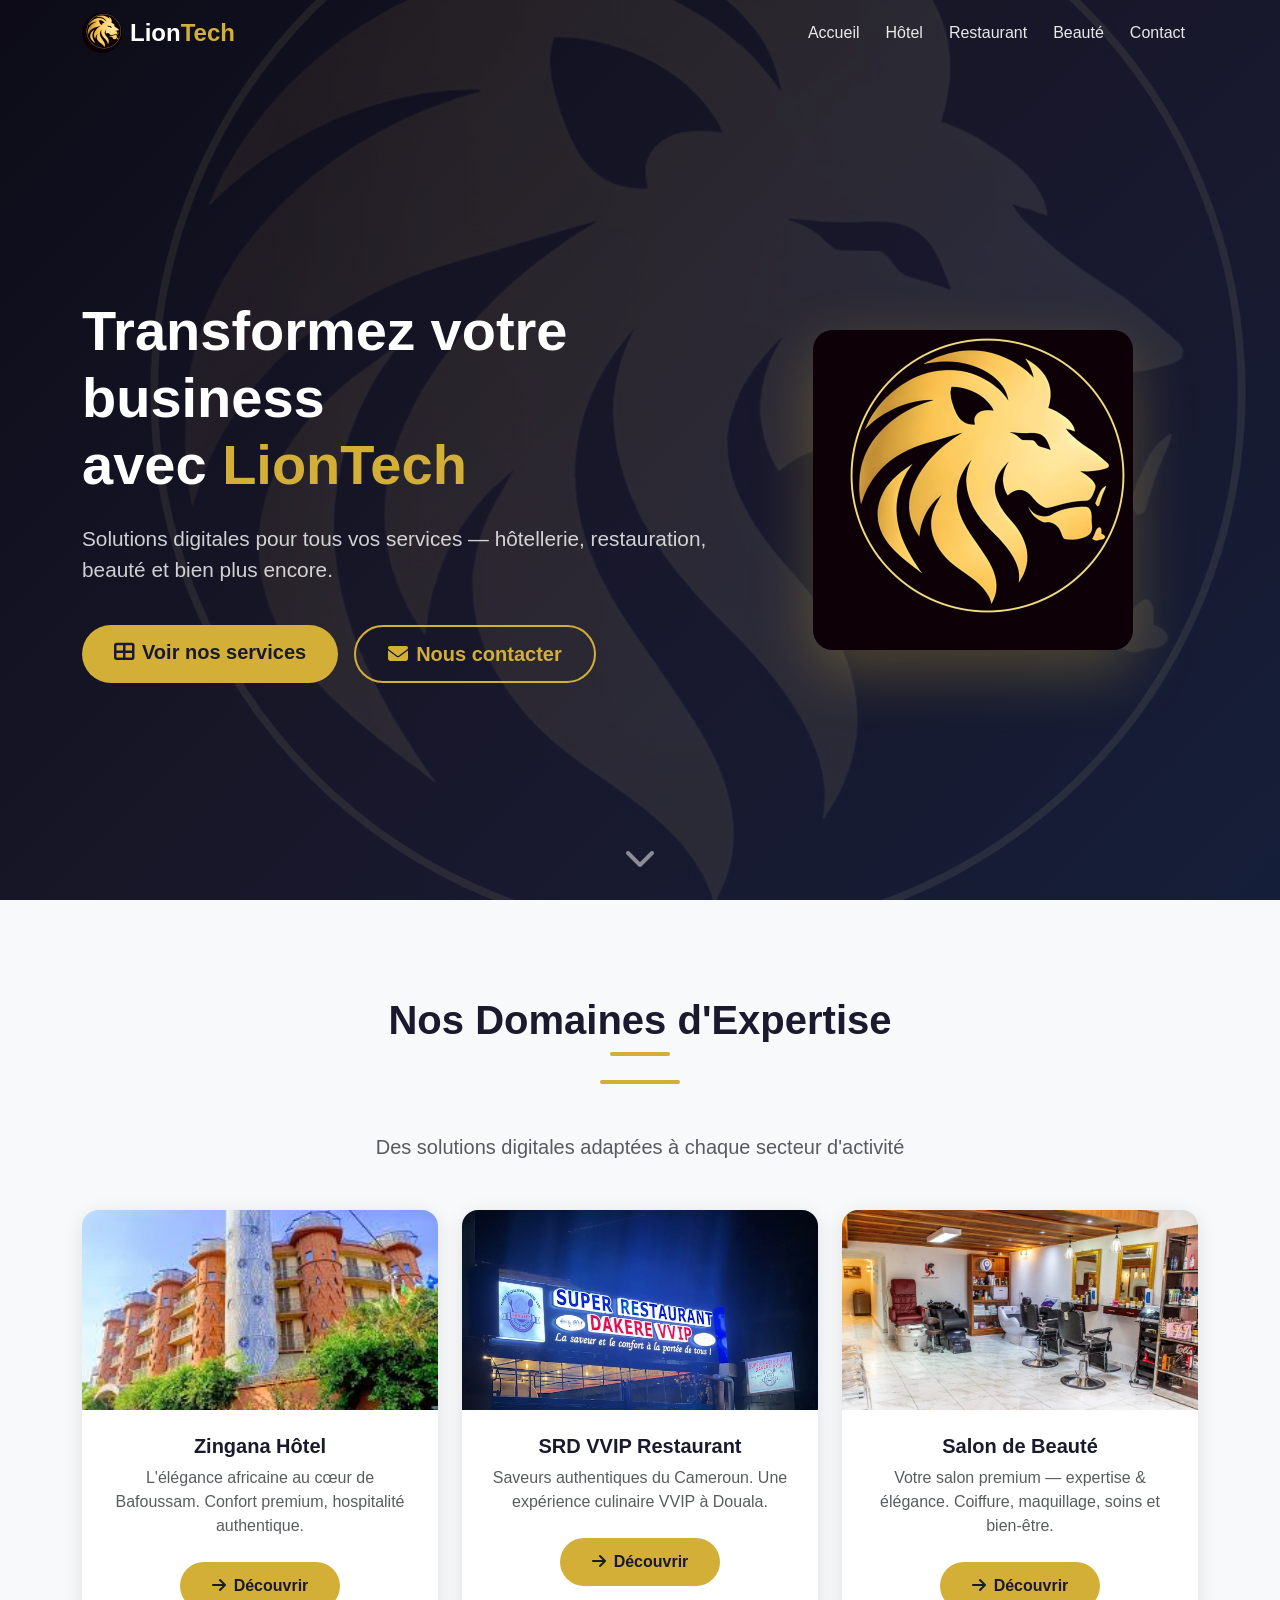
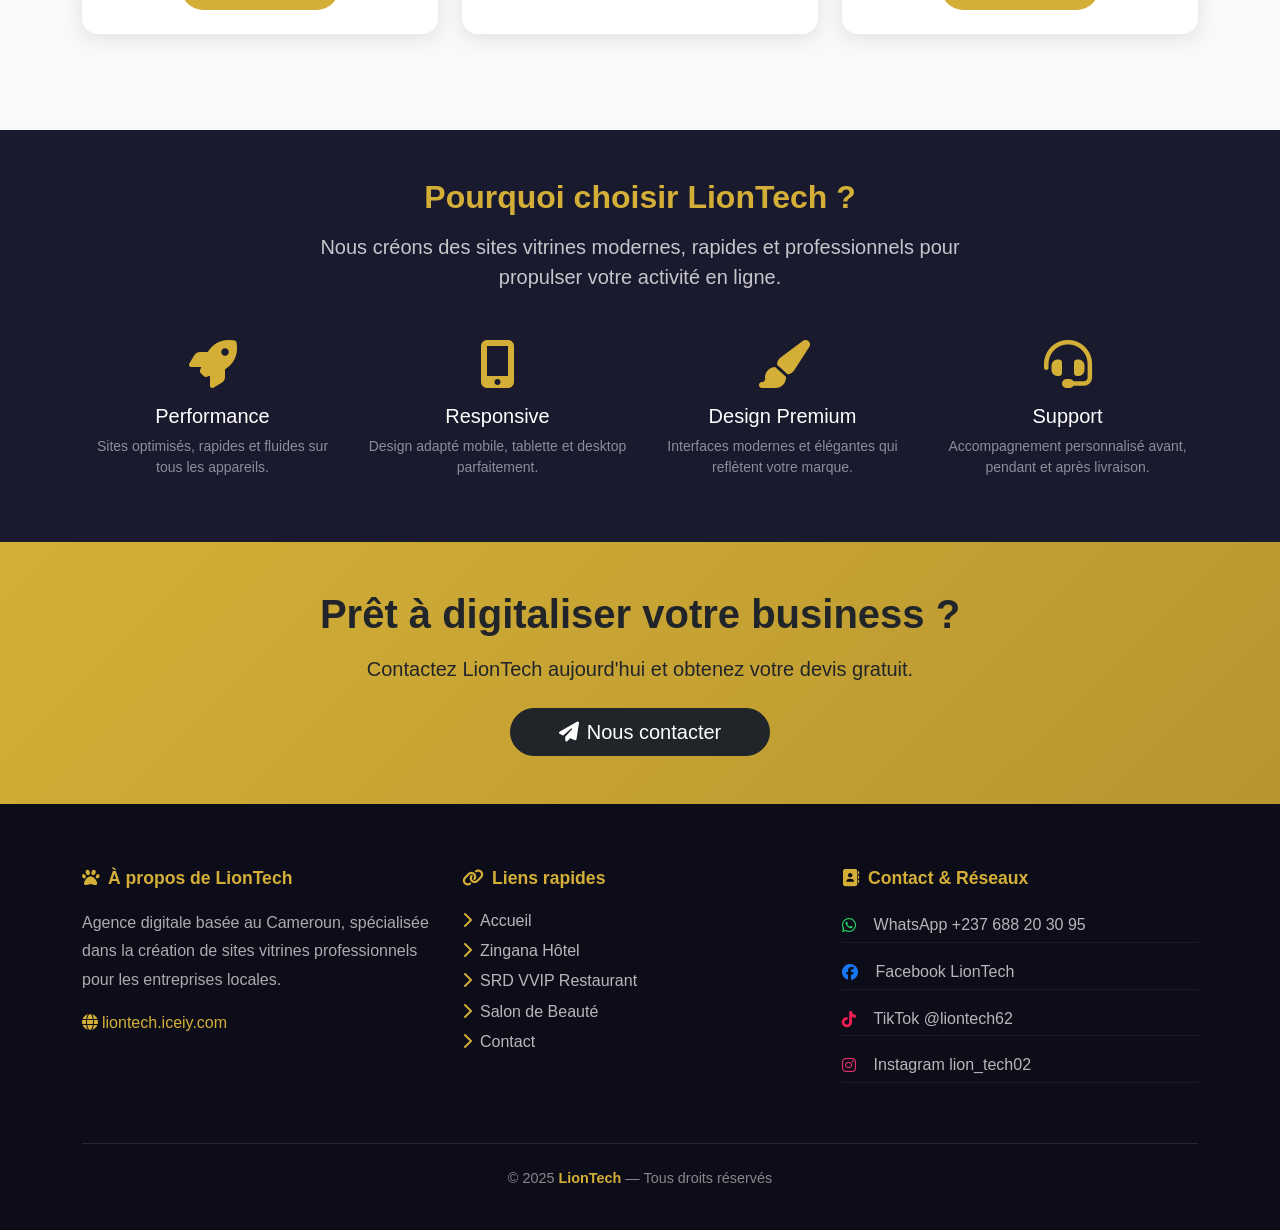
<file: index.html>
<!DOCTYPE html>
<html lang="fr">
<head>
  <meta charset="UTF-8" />
  <meta name="viewport" content="width=device-width, initial-scale=1.0" />
  <title>LionTech — Solutions Digitales au Cameroun</title>
  <meta name="description" content="LionTech — Agence digitale au Cameroun. Solutions web pour l'hôtellerie, la restauration et la beauté." />

  <!-- Bootstrap 5 -->
  <link href="https://cdn.jsdelivr.net/npm/bootstrap@5.3.2/dist/css/bootstrap.min.css" rel="stylesheet" />
  <!-- FontAwesome -->
  <link href="https://cdnjs.cloudflare.com/ajax/libs/font-awesome/6.5.0/css/all.min.css" rel="stylesheet" />
  <!-- AOS -->
  <link href="https://unpkg.com/aos@2.3.4/dist/aos.css" rel="stylesheet" />
  <!-- Global styles -->
  <link href="style.css" rel="stylesheet" />
</head>
<body>

  <!-- ========== NAVBAR ========== -->
  <nav class="navbar navbar-expand-lg fixed-top" id="mainNav">
    <div class="container">
      <a class="navbar-brand d-flex align-items-center gap-2" href="index.html">
        <img src="liontech-logo.jpg" alt="LionTech Logo" width="40" height="40"
             style="border-radius:50%; object-fit:cover;" />
        <span style="white-space:nowrap;"><span class="lion">Lion</span><span class="tech">Tech</span></span>
      </a>
      <button class="navbar-toggler" type="button" data-bs-toggle="collapse"
              data-bs-target="#navMenu" aria-label="Toggle navigation">
        <span class="navbar-toggler-icon"></span>
      </button>
      <div class="collapse navbar-collapse" id="navMenu">
        <ul class="navbar-nav ms-auto">
          <li class="nav-item"><a class="nav-link" href="index.html">Accueil</a></li>
          <li class="nav-item"><a class="nav-link" href="hotel.html">Hôtel</a></li>
          <li class="nav-item"><a class="nav-link" href="restaurant.html">Restaurant</a></li>
          <li class="nav-item"><a class="nav-link" href="salondebeaute.html">Beauté</a></li>
          <li class="nav-item"><a class="nav-link" href="contact.php">Contact</a></li>
        </ul>
      </div>
    </div>
  </nav>

  <!-- ========== HERO ========== -->
  <section class="hero-section" id="home">
    <div class="container hero-content text-center text-lg-start">
      <div class="row align-items-center">
        <div class="col-lg-7" data-aos="fade-right">
          <h1 class="hero-title">
            Transformez votre business<br/>avec <span>LionTech</span>
          </h1>
          <p class="hero-subtitle">
            Solutions digitales pour tous vos services — hôtellerie, restauration, beauté et bien plus encore.
          </p>
          <div class="d-flex flex-wrap gap-3 justify-content-center justify-content-lg-start">
            <a href="#services" class="btn btn-gold btn-lg">
              <i class="fas fa-th-large me-2"></i>Voir nos services
            </a>
            <a href="contact.php" class="btn btn-outline-gold btn-lg">
              <i class="fas fa-envelope me-2"></i>Nous contacter
            </a>
          </div>
        </div>
        <div class="col-lg-5 text-center mt-5 mt-lg-0" data-aos="fade-left" data-aos-delay="200">
          <img src="liontech-logo.jpg" alt="LionTech" class="img-fluid"
               style="max-width:320px; border-radius:20px; box-shadow:0 20px 60px rgba(212,175,55,0.3);" />
        </div>
      </div>
    </div>

    <!-- Scroll indicator -->
    <div class="position-absolute bottom-0 start-50 translate-middle-x mb-4 text-white-50"
         style="animation: bounce 2s infinite;">
      <i class="fas fa-chevron-down fa-2x"></i>
    </div>
  </section>

  <!-- ========== SERVICES ========== -->
  <section id="services" class="py-6" style="padding: 6rem 0; background: #f8f9fa;">
    <div class="container">
      <div class="text-center mb-5" data-aos="fade-up">
        <h2 class="section-title">Nos Domaines d'Expertise</h2>
        <div class="section-divider"></div>
        <p class="text-muted fs-5">Des solutions digitales adaptées à chaque secteur d'activité</p>
      </div>

      <div class="row g-4">
        <!-- Hôtel -->
        <div class="col-md-4" data-aos="fade-up" data-aos-delay="0">
          <div class="card service-card h-100">
            <img src="Zingana_Hotel/1.jpg" class="card-img-top" alt="Zingana Hôtel" />
            <div class="card-body text-center">
              <h3 class="card-title">Zingana Hôtel</h3>
              <p class="text-muted">L'élégance africaine au cœur de Bafoussam. Confort premium, hospitalité authentique.</p>
              <a href="hotel.html" class="btn btn-gold mt-2">
                <i class="fas fa-arrow-right me-2"></i>Découvrir
              </a>
            </div>
          </div>
        </div>

        <!-- Restaurant -->
        <div class="col-md-4" data-aos="fade-up" data-aos-delay="150">
          <div class="card service-card h-100">
            <img src="SRD_VVIP/facade_SRDVVIP.jpg" class="card-img-top" alt="SRD VVIP Restaurant" />
            <div class="card-body text-center">
              <h3 class="card-title">SRD VVIP Restaurant</h3>
              <p class="text-muted">Saveurs authentiques du Cameroun. Une expérience culinaire VVIP à Douala.</p>
              <a href="restaurant.html" class="btn btn-gold mt-2">
                <i class="fas fa-arrow-right me-2"></i>Découvrir
              </a>
            </div>
          </div>
        </div>

        <!-- Beauté -->
        <div class="col-md-4" data-aos="fade-up" data-aos-delay="300">
          <div class="card service-card h-100">
            <img src="salon_de_beaute/interieur_salon.jpg" class="card-img-top" alt="Salon de Beauté" />
            <div class="card-body text-center">
              <h3 class="card-title">Salon de Beauté</h3>
              <p class="text-muted">Votre salon premium — expertise & élégance. Coiffure, maquillage, soins et bien-être.</p>
              <a href="salondebeaute.html" class="btn btn-gold mt-2">
                <i class="fas fa-arrow-right me-2"></i>Découvrir
              </a>
            </div>
          </div>
        </div>
      </div>
    </div>
  </section>

  <!-- ========== ABOUT ========== -->
  <section class="py-5" style="background: #1a1a2e; color:white;">
    <div class="container text-center" data-aos="fade-up">
      <h2 class="mb-3" style="color:#D4AF37; font-weight:800;">Pourquoi choisir LionTech ?</h2>
      <p class="fs-5 mb-5 text-white-75" style="max-width:700px; margin:auto; color:rgba(255,255,255,0.75);">
        Nous créons des sites vitrines modernes, rapides et professionnels pour propulser votre activité en ligne.
      </p>
      <div class="row g-4">
        <div class="col-md-3" data-aos="zoom-in" data-aos-delay="0">
          <i class="fas fa-rocket fa-3x mb-3" style="color:#D4AF37;"></i>
          <h5>Performance</h5>
          <p class="text-white-50 small">Sites optimisés, rapides et fluides sur tous les appareils.</p>
        </div>
        <div class="col-md-3" data-aos="zoom-in" data-aos-delay="100">
          <i class="fas fa-mobile-alt fa-3x mb-3" style="color:#D4AF37;"></i>
          <h5>Responsive</h5>
          <p class="text-white-50 small">Design adapté mobile, tablette et desktop parfaitement.</p>
        </div>
        <div class="col-md-3" data-aos="zoom-in" data-aos-delay="200">
          <i class="fas fa-paint-brush fa-3x mb-3" style="color:#D4AF37;"></i>
          <h5>Design Premium</h5>
          <p class="text-white-50 small">Interfaces modernes et élégantes qui reflètent votre marque.</p>
        </div>
        <div class="col-md-3" data-aos="zoom-in" data-aos-delay="300">
          <i class="fas fa-headset fa-3x mb-3" style="color:#D4AF37;"></i>
          <h5>Support</h5>
          <p class="text-white-50 small">Accompagnement personnalisé avant, pendant et après livraison.</p>
        </div>
      </div>
    </div>
  </section>

  <!-- ========== CTA ========== -->
  <section class="py-5 text-center" style="background:linear-gradient(135deg,#D4AF37,#b8962f);">
    <div class="container" data-aos="zoom-in">
      <h2 class="text-dark fw-bold fs-1 mb-3">Prêt à digitaliser votre business ?</h2>
      <p class="text-dark fs-5 mb-4">Contactez LionTech aujourd'hui et obtenez votre devis gratuit.</p>
      <a href="contact.php" class="btn btn-dark btn-lg rounded-pill px-5">
        <i class="fas fa-paper-plane me-2"></i>Nous contacter
      </a>
    </div>
  </section>

  <!-- ========== FOOTER ========== -->
  <footer>
    <div class="container">
      <div class="row g-4">
        <div class="col-md-4">
          <h5><i class="fas fa-paw me-2"></i>À propos de LionTech</h5>
          <p style="color:rgba(255,255,255,0.65); line-height:1.8;">
            Agence digitale basée au Cameroun, spécialisée dans la création de sites vitrines professionnels pour les entreprises locales.
          </p>
          <a href="https://liontech.iceiy.com" target="_blank" style="color:#D4AF37;">
            <i class="fas fa-globe me-1"></i>liontech.iceiy.com
          </a>
        </div>
        <div class="col-md-4">
          <h5><i class="fas fa-link me-2"></i>Liens rapides</h5>
          <a href="index.html"><i class="fas fa-chevron-right me-2" style="color:#D4AF37;"></i>Accueil</a>
          <a href="hotel.html"><i class="fas fa-chevron-right me-2" style="color:#D4AF37;"></i>Zingana Hôtel</a>
          <a href="restaurant.html"><i class="fas fa-chevron-right me-2" style="color:#D4AF37;"></i>SRD VVIP Restaurant</a>
          <a href="salondebeaute.html"><i class="fas fa-chevron-right me-2" style="color:#D4AF37;"></i>Salon de Beauté</a>
          <a href="contact.php"><i class="fas fa-chevron-right me-2" style="color:#D4AF37;"></i>Contact</a>
        </div>
        <div class="col-md-4">
          <h5><i class="fas fa-address-book me-2"></i>Contact & Réseaux</h5>
          <div class="social-icons">
            <a href="https://wa.me/237688203095" target="_blank">
              <i class="fab fa-whatsapp me-2" style="color:#25D366;"></i>WhatsApp +237 688 20 30 95
            </a>
            <a href="https://facebook.com/LionTech" target="_blank">
              <i class="fab fa-facebook me-2" style="color:#1877f2;"></i>Facebook LionTech
            </a>
            <a href="https://tiktok.com/@liontech62" target="_blank">
              <i class="fab fa-tiktok me-2" style="color:#ee1d52;"></i>TikTok @liontech62
            </a>
            <a href="https://instagram.com/lion_tech02" target="_blank">
              <i class="fab fa-instagram me-2" style="color:#e1306c;"></i>Instagram lion_tech02
            </a>
          </div>
        </div>
      </div>
      <div class="footer-bottom">
        <p>&copy; 2025 <strong style="color:#D4AF37;">LionTech</strong> — Tous droits réservés</p>
      </div>
    </div>
  </footer>

  <!-- Scroll to top -->
  <button id="scrollTop" title="Retour en haut">
    <i class="fas fa-chevron-up"></i>
  </button>

  <!-- Bootstrap JS -->
  <script src="https://cdn.jsdelivr.net/npm/bootstrap@5.3.2/dist/js/bootstrap.bundle.min.js"></script>
  <!-- AOS -->
  <script src="https://unpkg.com/aos@2.3.4/dist/aos.js"></script>
  <script>
    AOS.init({ duration: 800, once: true, offset: 80 });

    // Navbar scroll effect
    const nav = document.getElementById('mainNav');
    window.addEventListener('scroll', () => {
      nav.classList.toggle('scrolled', window.scrollY > 50);
    });

    // Scroll to top button
    const scrollBtn = document.getElementById('scrollTop');
    window.addEventListener('scroll', () => {
      scrollBtn.style.display = window.scrollY > 400 ? 'flex' : 'none';
    });
    scrollBtn.addEventListener('click', () => window.scrollTo({ top: 0, behavior: 'smooth' }));

    // Smooth scroll for anchors
    document.querySelectorAll('a[href^="#"]').forEach(a => {
      a.addEventListener('click', e => {
        const target = document.querySelector(a.getAttribute('href'));
        if (target) {
          e.preventDefault();
          target.scrollIntoView({ behavior: 'smooth', block: 'start' });
        }
      });
    });
  </script>
  <style>
    @keyframes bounce {
      0%, 100% { transform: translateX(-50%) translateY(0); }
      50% { transform: translateX(-50%) translateY(-10px); }
    }
  </style>
</body>
</html>
</file>
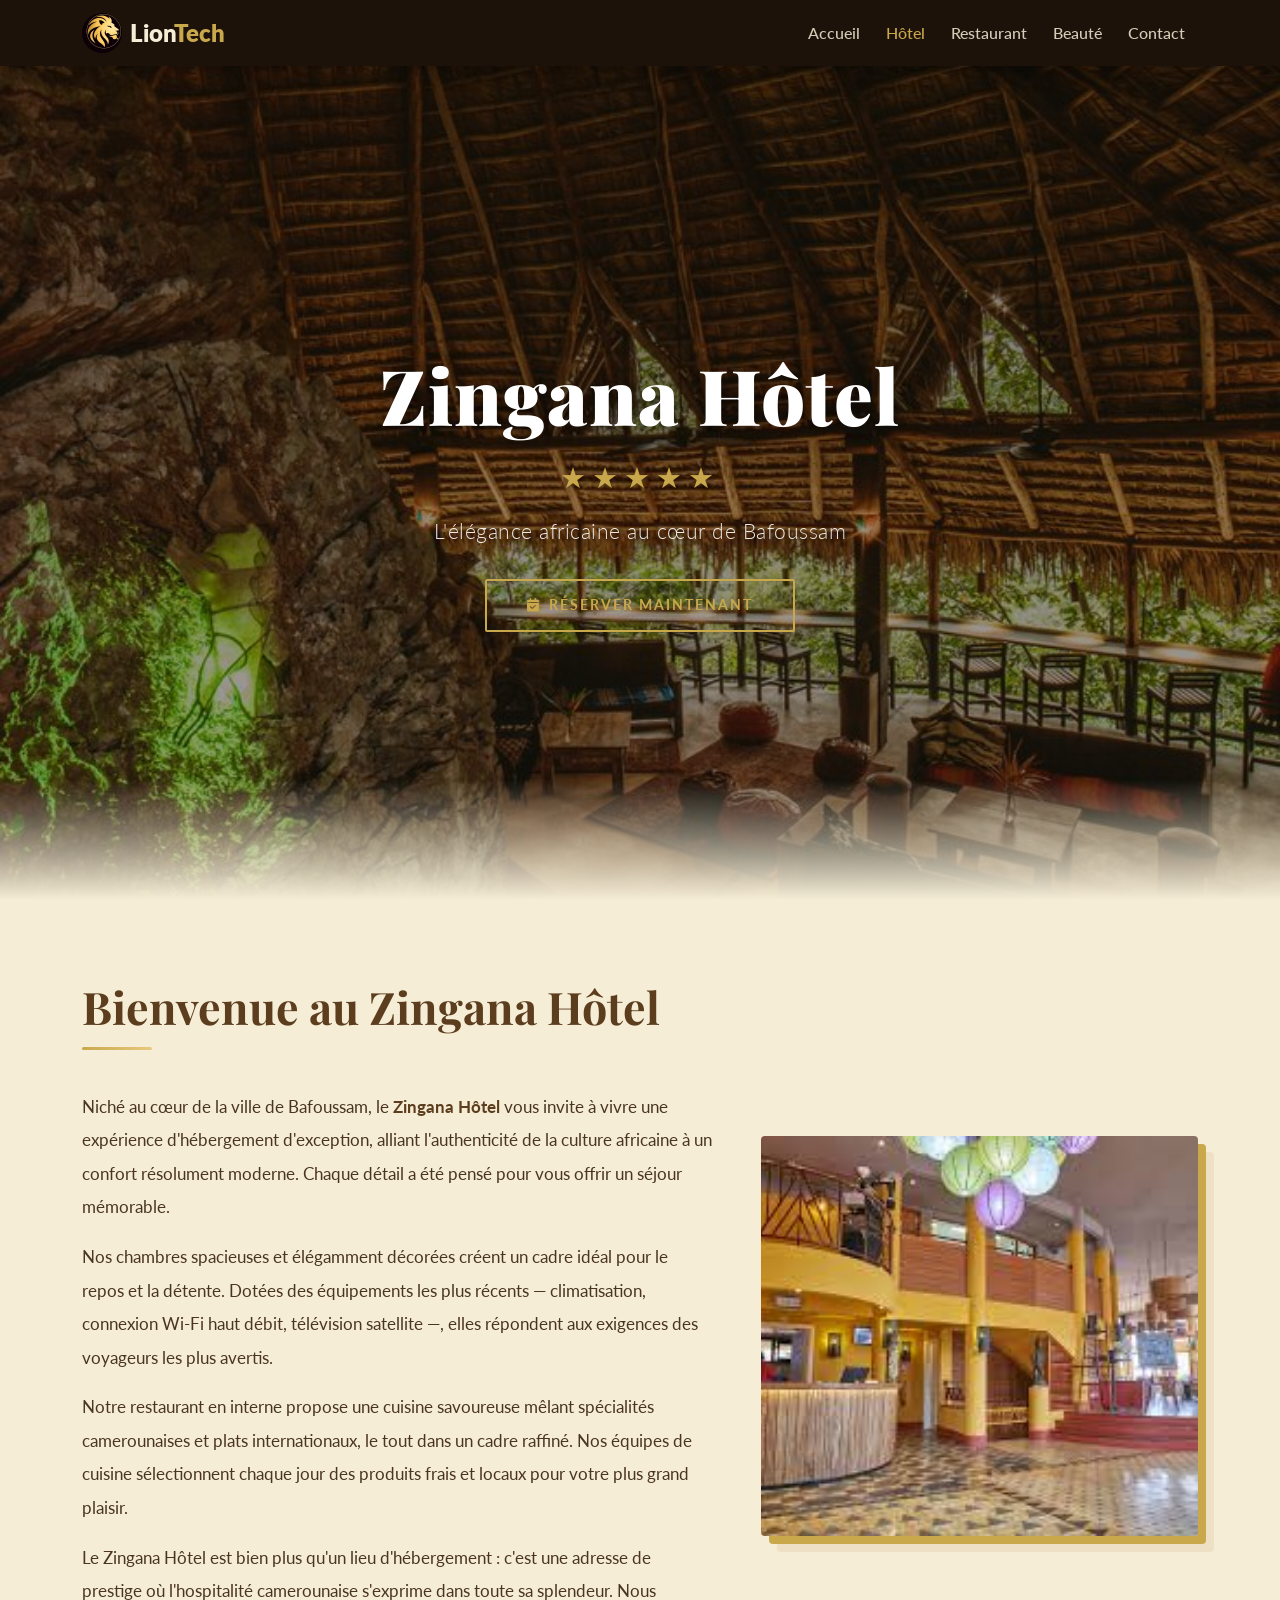
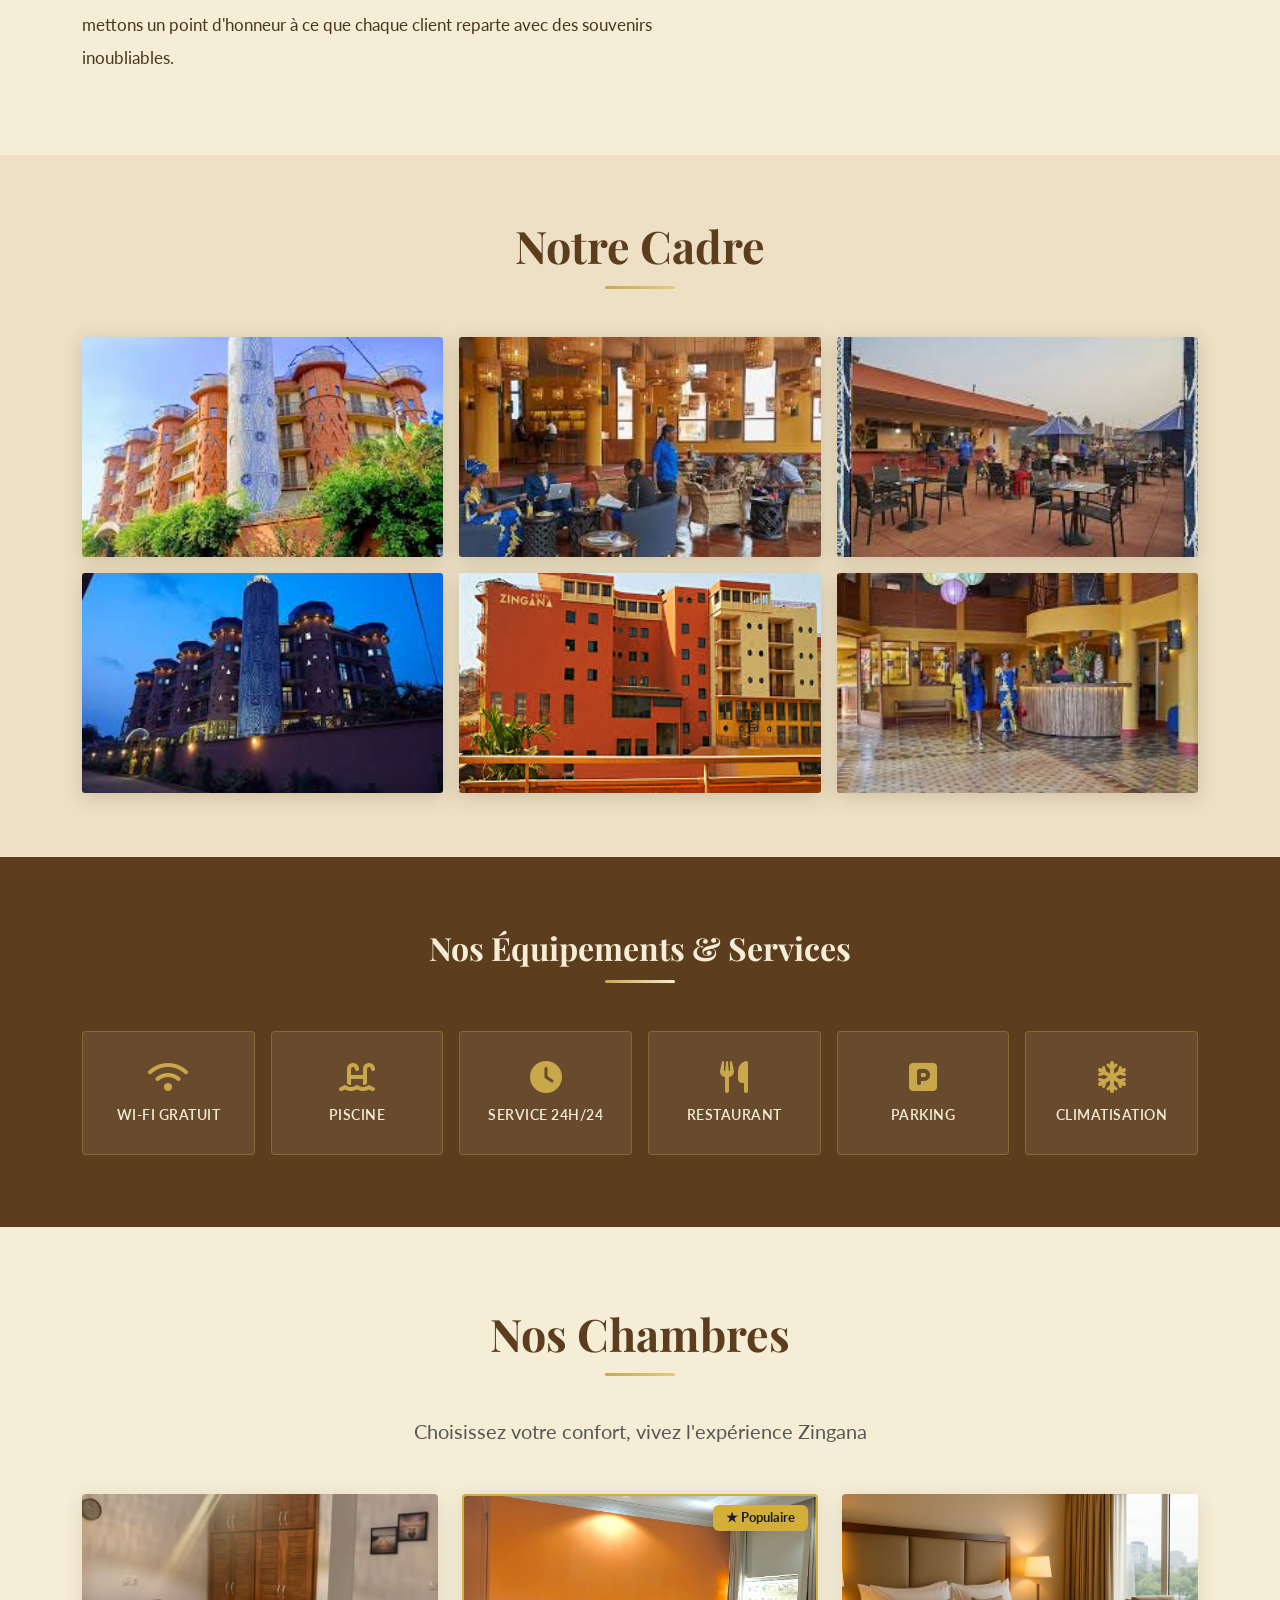
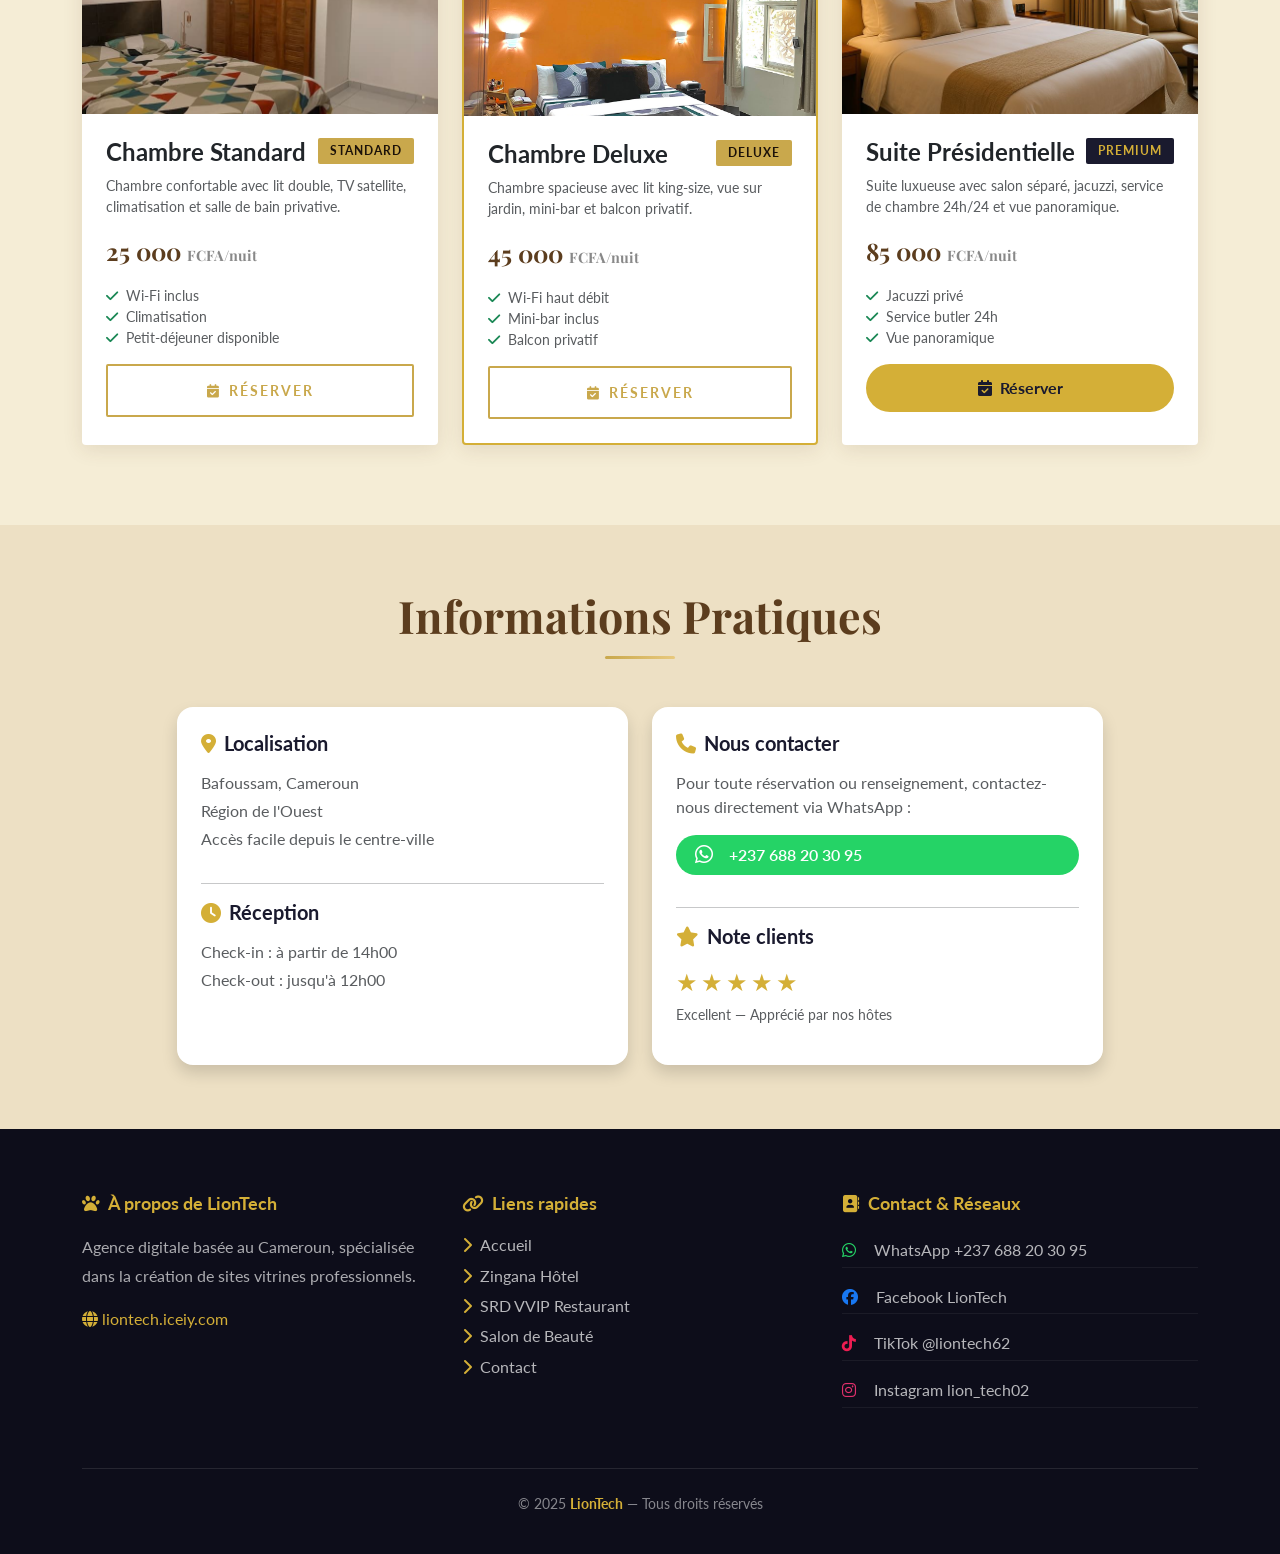
<file: hotel.html>
<!DOCTYPE html>
<html lang="fr">
<head>
  <meta charset="UTF-8" />
  <meta name="viewport" content="width=device-width, initial-scale=1.0" />
  <title>Zingana Hôtel — LionTech</title>
  <meta name="description" content="Zingana Hôtel — L'élégance africaine au cœur de Bafoussam, Cameroun." />

  <link href="https://cdn.jsdelivr.net/npm/bootstrap@5.3.2/dist/css/bootstrap.min.css" rel="stylesheet" />
  <link href="https://cdnjs.cloudflare.com/ajax/libs/font-awesome/6.5.0/css/all.min.css" rel="stylesheet" />
  <link href="https://unpkg.com/aos@2.3.4/dist/aos.css" rel="stylesheet" />
  <link href="style.css" rel="stylesheet" />
  <link href="hotel.css" rel="stylesheet" />
</head>
<body>

  <!-- ========== NAVBAR ========== -->
  <nav class="navbar navbar-expand-lg fixed-top scrolled" id="mainNav">
    <div class="container">
      <a class="navbar-brand d-flex align-items-center gap-2" href="index.html">
        <img src="liontech-logo.jpg" alt="LionTech Logo" width="40" height="40"
             style="border-radius:50%; object-fit:cover;" />
        <span style="white-space:nowrap;"><span class="lion">Lion</span><span class="tech">Tech</span></span>
      </a>
      <button class="navbar-toggler" type="button" data-bs-toggle="collapse"
              data-bs-target="#navMenu" aria-label="Toggle navigation">
        <span class="navbar-toggler-icon"></span>
      </button>
      <div class="collapse navbar-collapse" id="navMenu">
        <ul class="navbar-nav ms-auto">
          <li class="nav-item"><a class="nav-link" href="index.html">Accueil</a></li>
          <li class="nav-item"><a class="nav-link active" href="hotel.html">Hôtel</a></li>
          <li class="nav-item"><a class="nav-link" href="restaurant.html">Restaurant</a></li>
          <li class="nav-item"><a class="nav-link" href="salondebeaute.html">Beauté</a></li>
          <li class="nav-item"><a class="nav-link" href="contact.php">Contact</a></li>
        </ul>
      </div>
    </div>
  </nav>

  <!-- ========== HERO ========== -->
  <section class="hotel-hero">
    <div data-aos="fade-up">
      <h1>Zingana Hôtel</h1>
      <div class="stars my-3">★★★★★</div>
      <p>L'élégance africaine au cœur de Bafoussam</p>
      <a href="#" class="btn btn-hotel btn-lg">
        <i class="fas fa-calendar-check me-2"></i>Réserver maintenant
      </a>
    </div>
  </section>

  <!-- ========== PRÉSENTATION ========== -->
  <section class="hotel-presentation">
    <div class="container">
      <div class="row align-items-center g-5">
        <div class="col-lg-7" data-aos="fade-right">
          <h2 class="hotel-section-title">
            Bienvenue au Zingana Hôtel
          </h2>
          <div class="hotel-divider" style="margin-left:0;"></div>
          <div class="lead-text">
            <p class="mb-3">
              Niché au cœur de la ville de Bafoussam, le <strong>Zingana Hôtel</strong> vous invite à vivre une
              expérience d'hébergement d'exception, alliant l'authenticité de la culture africaine à un confort
              résolument moderne. Chaque détail a été pensé pour vous offrir un séjour mémorable.
            </p>
            <p class="mb-3">
              Nos chambres spacieuses et élégamment décorées créent un cadre idéal pour le repos et la détente.
              Dotées des équipements les plus récents — climatisation, connexion Wi-Fi haut débit, télévision
              satellite —, elles répondent aux exigences des voyageurs les plus avertis.
            </p>
            <p class="mb-3">
              Notre restaurant en interne propose une cuisine savoureuse mêlant spécialités camerounaises et
              plats internationaux, le tout dans un cadre raffiné. Nos équipes de cuisine sélectionnent chaque
              jour des produits frais et locaux pour votre plus grand plaisir.
            </p>
            <p>
              Le Zingana Hôtel est bien plus qu'un lieu d'hébergement : c'est une adresse de prestige où
              l'hospitalité camerounaise s'exprime dans toute sa splendeur. Nous mettons un point d'honneur
              à ce que chaque client reparte avec des souvenirs inoubliables.
            </p>
          </div>
        </div>
        <div class="col-lg-5" data-aos="fade-left" data-aos-delay="200">
          <img src="Zingana_Hotel/3.jpg" alt="Zingana Hôtel intérieur" />
        </div>
      </div>
    </div>
  </section>

  <!-- ========== GALERIE PHOTOS ========== -->
  <section class="hotel-gallery">
    <div class="container">
      <div class="text-center mb-5" data-aos="fade-up">
        <h2 class="hotel-section-title">Notre Cadre</h2>
        <div class="hotel-divider"></div>
      </div>
      <div class="row g-3">
        <div class="col-6 col-md-4" data-aos="zoom-in" data-aos-delay="0">
          <div class="gallery-item">
            <img src="Zingana_Hotel/1.jpg" alt="Hôtel vue 1" />
          </div>
        </div>
        <div class="col-6 col-md-4" data-aos="zoom-in" data-aos-delay="80">
          <div class="gallery-item">
            <img src="Zingana_Hotel/4.jpg" alt="Hôtel vue 2" />
          </div>
        </div>
        <div class="col-6 col-md-4" data-aos="zoom-in" data-aos-delay="160">
          <div class="gallery-item">
            <img src="Zingana_Hotel/5.jpg" alt="Hôtel vue 3" />
          </div>
        </div>
        <div class="col-6 col-md-4" data-aos="zoom-in" data-aos-delay="0">
          <div class="gallery-item">
            <img src="Zingana_Hotel/6.jpg" alt="Hôtel vue 4" />
          </div>
        </div>
        <div class="col-6 col-md-4" data-aos="zoom-in" data-aos-delay="80">
          <div class="gallery-item">
            <img src="Zingana_Hotel/7.jpg" alt="Hôtel vue 5" />
          </div>
        </div>
        <div class="col-6 col-md-4" data-aos="zoom-in" data-aos-delay="160">
          <div class="gallery-item">
            <img src="Zingana_Hotel/8.jpg" alt="Hôtel vue 6" />
          </div>
        </div>
      </div>
    </div>
  </section>

  <!-- ========== SERVICES ICÔNES ========== -->
  <section class="hotel-services">
    <div class="container">
      <div class="text-center mb-5" data-aos="fade-up">
        <h2 style="font-family:'Playfair Display',serif; color:#F5EDD6; font-weight:700; font-size:2rem;">Nos Équipements &amp; Services</h2>
        <div class="hotel-divider" style="background:linear-gradient(90deg,#C9A84C,#F5EDD6);"></div>
      </div>
      <div class="row g-3 justify-content-center">
        <div class="col-6 col-md-2" data-aos="zoom-in" data-aos-delay="0">
          <div class="service-icon-card">
            <i class="fas fa-wifi"></i>
            <p>Wi-Fi gratuit</p>
          </div>
        </div>
        <div class="col-6 col-md-2" data-aos="zoom-in" data-aos-delay="60">
          <div class="service-icon-card">
            <i class="fas fa-swimming-pool"></i>
            <p>Piscine</p>
          </div>
        </div>
        <div class="col-6 col-md-2" data-aos="zoom-in" data-aos-delay="120">
          <div class="service-icon-card">
            <i class="fas fa-clock"></i>
            <p>Service 24h/24</p>
          </div>
        </div>
        <div class="col-6 col-md-2" data-aos="zoom-in" data-aos-delay="180">
          <div class="service-icon-card">
            <i class="fas fa-utensils"></i>
            <p>Restaurant</p>
          </div>
        </div>
        <div class="col-6 col-md-2" data-aos="zoom-in" data-aos-delay="240">
          <div class="service-icon-card">
            <i class="fas fa-parking"></i>
            <p>Parking</p>
          </div>
        </div>
        <div class="col-6 col-md-2" data-aos="zoom-in" data-aos-delay="300">
          <div class="service-icon-card">
            <i class="fas fa-snowflake"></i>
            <p>Climatisation</p>
          </div>
        </div>
      </div>
    </div>
  </section>

  <!-- ========== CHAMBRES ========== -->
  <section class="hotel-rooms">
    <div class="container">
      <div class="text-center mb-5" data-aos="fade-up">
        <h2 class="hotel-section-title">Nos Chambres</h2>
        <div class="hotel-divider"></div>
        <p class="text-muted fs-5">Choisissez votre confort, vivez l'expérience Zingana</p>
      </div>
      <div class="row g-4">
        <!-- Chambre Standard -->
        <div class="col-md-4" data-aos="fade-up" data-aos-delay="0">
          <div class="card room-card h-100">
            <img src="Zingana_Hotel/chambre1.jpg" alt="Chambre Standard" />
            <div class="card-body">
              <div class="d-flex justify-content-between align-items-start mb-2">
                <h4 class="card-title fw-bold mb-0">Chambre Standard</h4>
                <span class="room-badge">Standard</span>
              </div>
              <p class="text-muted small mb-3">Chambre confortable avec lit double, TV satellite, climatisation et salle de bain privative.</p>
              <div class="room-price mb-3">25 000 <small style="font-size:0.9rem;color:#888;">FCFA/nuit</small></div>
              <ul class="list-unstyled text-muted small mb-3">
                <li><i class="fas fa-check text-success me-2"></i>Wi-Fi inclus</li>
                <li><i class="fas fa-check text-success me-2"></i>Climatisation</li>
                <li><i class="fas fa-check text-success me-2"></i>Petit-déjeuner disponible</li>
              </ul>
              <a href="#" class="btn btn-hotel w-100">
                <i class="fas fa-calendar-check me-2"></i>Réserver
              </a>
            </div>
          </div>
        </div>

        <!-- Chambre Deluxe -->
        <div class="col-md-4" data-aos="fade-up" data-aos-delay="150">
          <div class="card room-card h-100" style="border: 2px solid #D4AF37;">
            <div class="position-relative">
              <img src="Zingana_Hotel/chambre2.jpg" alt="Chambre Deluxe" />
              <div class="position-absolute top-0 end-0 m-2">
                <span class="badge" style="background:#D4AF37; color:#1a1a2e; font-size:0.8rem; padding:0.4rem 0.8rem;">★ Populaire</span>
              </div>
            </div>
            <div class="card-body">
              <div class="d-flex justify-content-between align-items-start mb-2">
                <h4 class="card-title fw-bold mb-0">Chambre Deluxe</h4>
                <span class="room-badge">Deluxe</span>
              </div>
              <p class="text-muted small mb-3">Chambre spacieuse avec lit king-size, vue sur jardin, mini-bar et balcon privatif.</p>
              <div class="room-price mb-3">45 000 <small style="font-size:0.9rem;color:#888;">FCFA/nuit</small></div>
              <ul class="list-unstyled text-muted small mb-3">
                <li><i class="fas fa-check text-success me-2"></i>Wi-Fi haut débit</li>
                <li><i class="fas fa-check text-success me-2"></i>Mini-bar inclus</li>
                <li><i class="fas fa-check text-success me-2"></i>Balcon privatif</li>
              </ul>
              <a href="#" class="btn btn-hotel w-100">
                <i class="fas fa-calendar-check me-2"></i>Réserver
              </a>
            </div>
          </div>
        </div>

        <!-- Suite Présidentielle -->
        <div class="col-md-4" data-aos="fade-up" data-aos-delay="300">
          <div class="card room-card h-100">
            <img src="Zingana_Hotel/chambre3.jpg" alt="Suite Présidentielle" />
            <div class="card-body">
              <div class="d-flex justify-content-between align-items-start mb-2">
                <h4 class="card-title fw-bold mb-0">Suite Présidentielle</h4>
                <span class="room-badge" style="background:#1a1a2e;color:#D4AF37;">Premium</span>
              </div>
              <p class="text-muted small mb-3">Suite luxueuse avec salon séparé, jacuzzi, service de chambre 24h/24 et vue panoramique.</p>
              <div class="room-price mb-3">85 000 <small style="font-size:0.9rem;color:#888;">FCFA/nuit</small></div>
              <ul class="list-unstyled text-muted small mb-3">
                <li><i class="fas fa-check text-success me-2"></i>Jacuzzi privé</li>
                <li><i class="fas fa-check text-success me-2"></i>Service butler 24h</li>
                <li><i class="fas fa-check text-success me-2"></i>Vue panoramique</li>
              </ul>
              <a href="#" class="btn btn-gold w-100">
                <i class="fas fa-calendar-check me-2"></i>Réserver
              </a>
            </div>
          </div>
        </div>
      </div>
    </div>
  </section>

  <!-- ========== INFORMATIONS PRATIQUES ========== -->
  <section class="hotel-info">
    <div class="container">
      <div class="text-center mb-5" data-aos="fade-up">
        <h2 class="hotel-section-title">Informations Pratiques</h2>
        <div class="hotel-divider"></div>
      </div>
      <div class="row g-4 justify-content-center">
        <div class="col-md-5" data-aos="fade-right">
          <div class="card border-0 shadow p-4 h-100" style="border-radius:16px;">
            <h5 class="fw-bold mb-3" style="color:#1a1a2e;">
              <i class="fas fa-map-marker-alt me-2" style="color:#D4AF37;"></i>Localisation
            </h5>
            <p class="text-muted mb-1">Bafoussam, Cameroun</p>
            <p class="text-muted mb-1">Région de l'Ouest</p>
            <p class="text-muted">Accès facile depuis le centre-ville</p>
            <hr />
            <h5 class="fw-bold mb-3" style="color:#1a1a2e;">
              <i class="fas fa-clock me-2" style="color:#D4AF37;"></i>Réception
            </h5>
            <p class="text-muted mb-1">Check-in : à partir de 14h00</p>
            <p class="text-muted">Check-out : jusqu'à 12h00</p>
          </div>
        </div>
        <div class="col-md-5" data-aos="fade-left">
          <div class="card border-0 shadow p-4 h-100" style="border-radius:16px;">
            <h5 class="fw-bold mb-3" style="color:#1a1a2e;">
              <i class="fas fa-phone me-2" style="color:#D4AF37;"></i>Nous contacter
            </h5>
            <p class="text-muted mb-3">Pour toute réservation ou renseignement, contactez-nous directement via WhatsApp :</p>
            <a href="https://wa.me/237688203095" class="whatsapp-badge d-inline-flex mb-3" target="_blank">
              <i class="fab fa-whatsapp me-2" style="font-size:1.3rem;"></i>+237 688 20 30 95
            </a>
            <hr />
            <h5 class="fw-bold mb-3" style="color:#1a1a2e;">
              <i class="fas fa-star me-2" style="color:#D4AF37;"></i>Note clients
            </h5>
            <div style="color:#D4AF37; font-size:1.5rem; letter-spacing:3px;">★★★★★</div>
            <p class="text-muted small mt-1">Excellent — Apprécié par nos hôtes</p>
          </div>
        </div>
      </div>
    </div>
  </section>

  <!-- ========== FOOTER ========== -->
  <footer>
    <div class="container">
      <div class="row g-4">
        <div class="col-md-4">
          <h5><i class="fas fa-paw me-2"></i>À propos de LionTech</h5>
          <p style="color:rgba(255,255,255,0.65); line-height:1.8;">
            Agence digitale basée au Cameroun, spécialisée dans la création de sites vitrines professionnels.
          </p>
          <a href="https://liontech.iceiy.com" target="_blank" style="color:#D4AF37;">
            <i class="fas fa-globe me-1"></i>liontech.iceiy.com
          </a>
        </div>
        <div class="col-md-4">
          <h5><i class="fas fa-link me-2"></i>Liens rapides</h5>
          <a href="index.html"><i class="fas fa-chevron-right me-2" style="color:#D4AF37;"></i>Accueil</a>
          <a href="hotel.html"><i class="fas fa-chevron-right me-2" style="color:#D4AF37;"></i>Zingana Hôtel</a>
          <a href="restaurant.html"><i class="fas fa-chevron-right me-2" style="color:#D4AF37;"></i>SRD VVIP Restaurant</a>
          <a href="salondebeaute.html"><i class="fas fa-chevron-right me-2" style="color:#D4AF37;"></i>Salon de Beauté</a>
          <a href="contact.php"><i class="fas fa-chevron-right me-2" style="color:#D4AF37;"></i>Contact</a>
        </div>
        <div class="col-md-4">
          <h5><i class="fas fa-address-book me-2"></i>Contact & Réseaux</h5>
          <div class="social-icons">
            <a href="https://wa.me/237688203095" target="_blank">
              <i class="fab fa-whatsapp me-2" style="color:#25D366;"></i>WhatsApp +237 688 20 30 95
            </a>
            <a href="https://facebook.com/LionTech" target="_blank">
              <i class="fab fa-facebook me-2" style="color:#1877f2;"></i>Facebook LionTech
            </a>
            <a href="https://tiktok.com/@liontech62" target="_blank">
              <i class="fab fa-tiktok me-2" style="color:#ee1d52;"></i>TikTok @liontech62
            </a>
            <a href="https://instagram.com/lion_tech02" target="_blank">
              <i class="fab fa-instagram me-2" style="color:#e1306c;"></i>Instagram lion_tech02
            </a>
          </div>
        </div>
      </div>
      <div class="footer-bottom">
        <p>&copy; 2025 <strong style="color:#D4AF37;">LionTech</strong> — Tous droits réservés</p>
      </div>
    </div>
  </footer>

  <button id="scrollTop" title="Retour en haut">
    <i class="fas fa-chevron-up"></i>
  </button>

  <script src="https://cdn.jsdelivr.net/npm/bootstrap@5.3.2/dist/js/bootstrap.bundle.min.js"></script>
  <script src="https://unpkg.com/aos@2.3.4/dist/aos.js"></script>
  <script>
    AOS.init({ duration: 800, once: true, offset: 80 });
    const nav = document.getElementById('mainNav');
    window.addEventListener('scroll', () => {
      if (window.scrollY > 50) nav.classList.add('scrolled');
    });
    const scrollBtn = document.getElementById('scrollTop');
    window.addEventListener('scroll', () => {
      scrollBtn.style.display = window.scrollY > 400 ? 'flex' : 'none';
    });
    scrollBtn.addEventListener('click', () => window.scrollTo({ top: 0, behavior: 'smooth' }));
  </script>
</body>
</html>
</file>
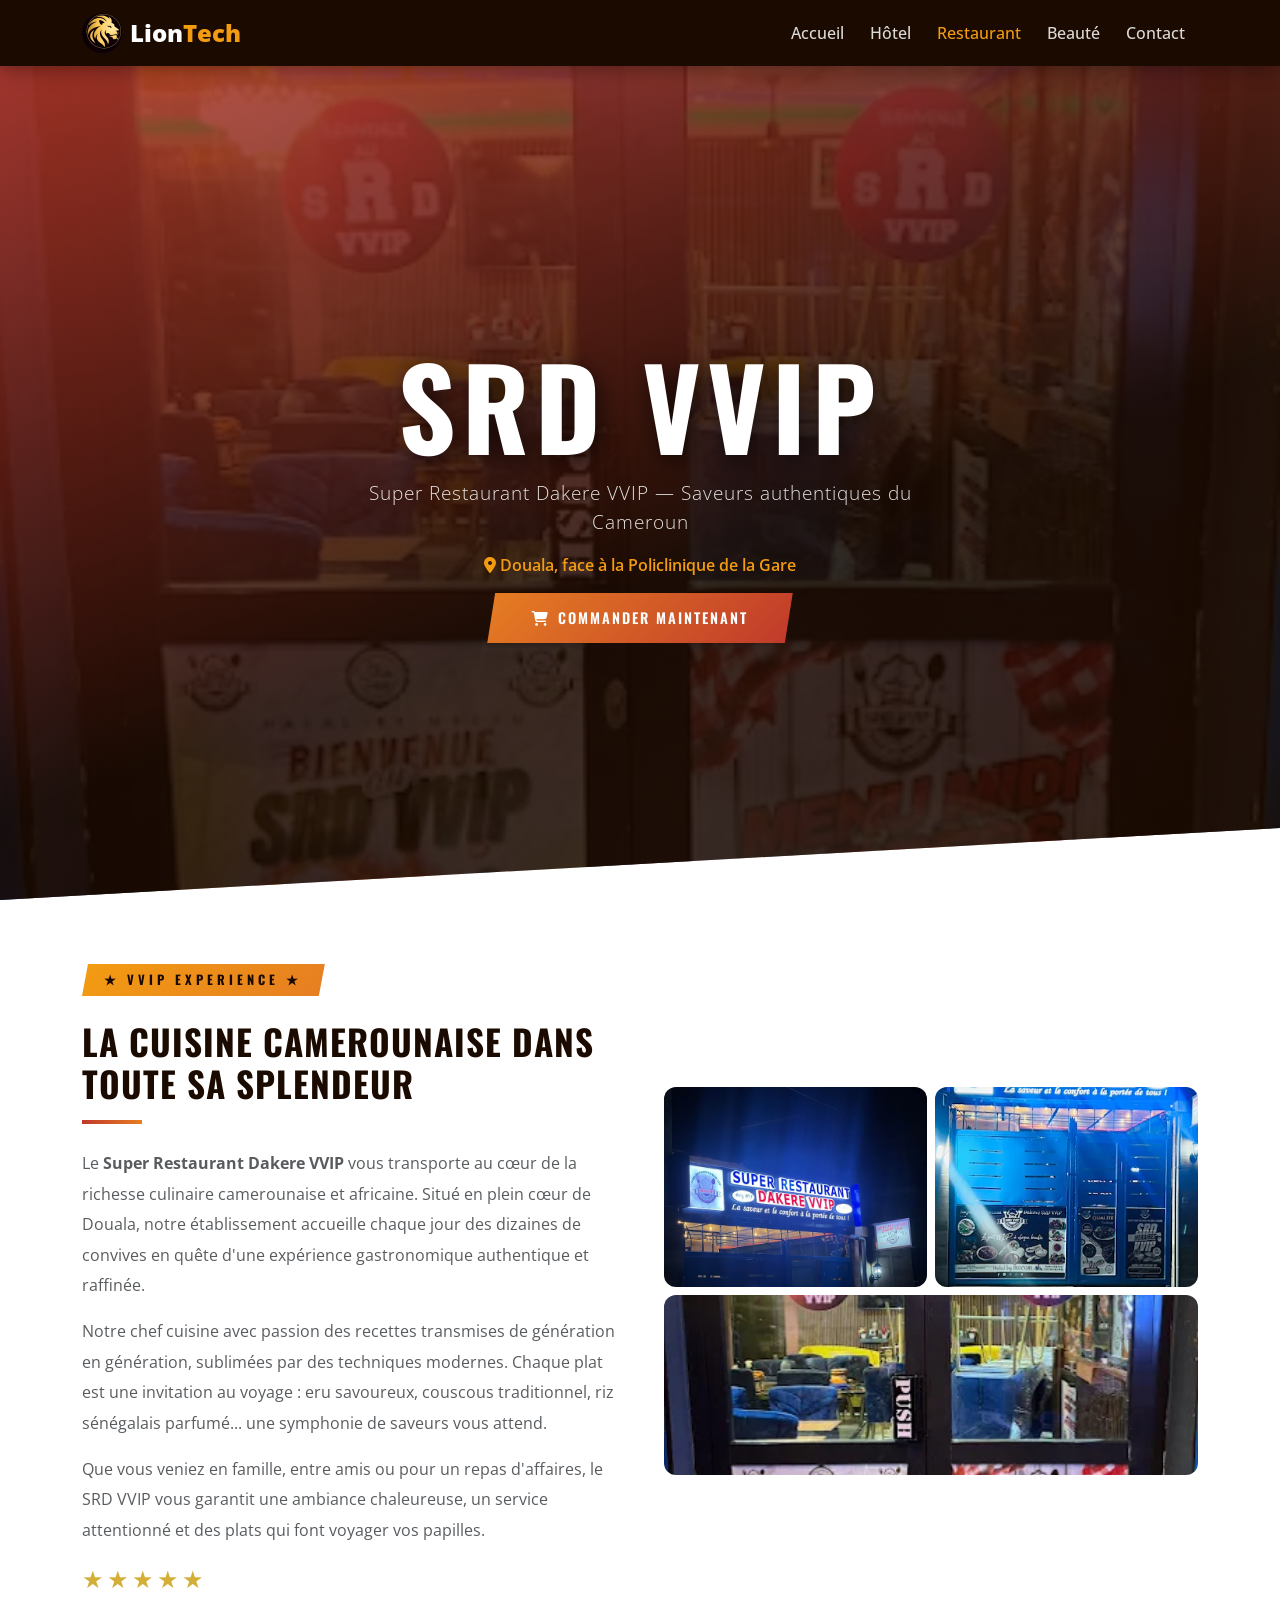
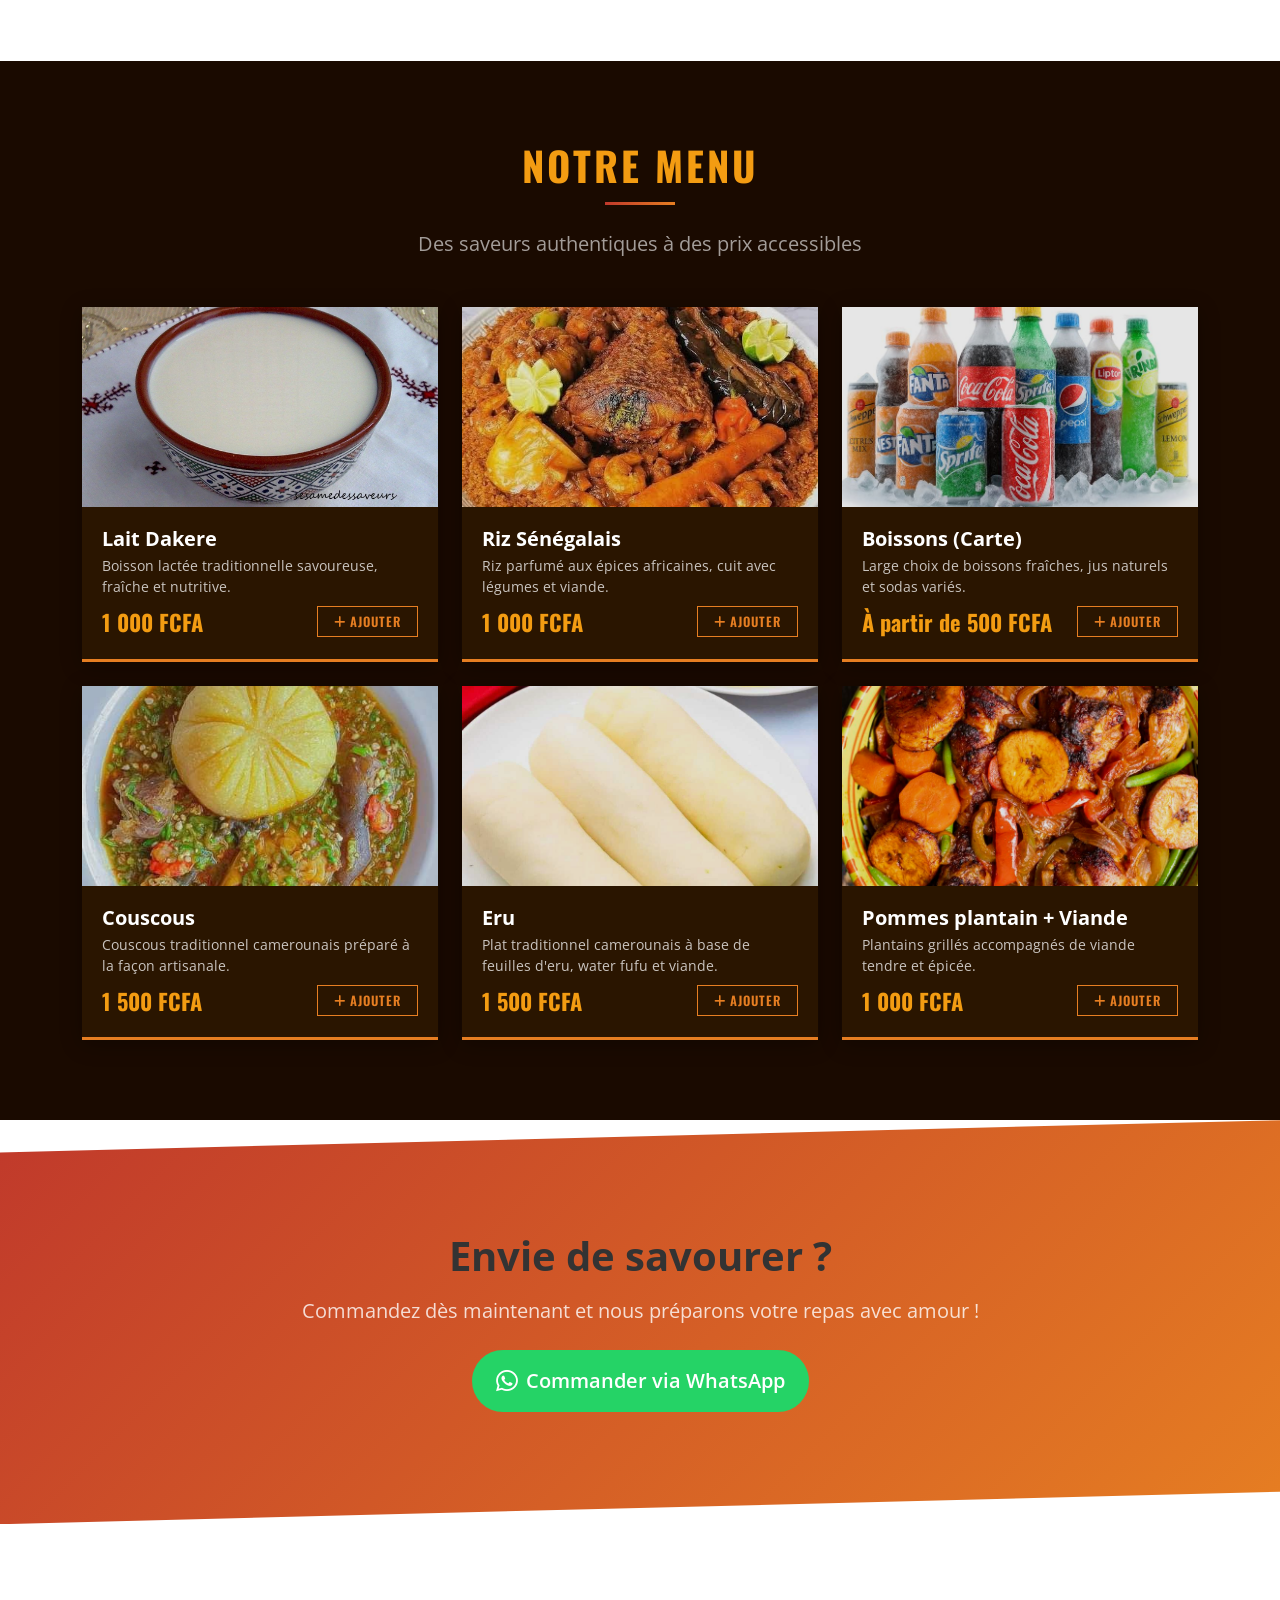
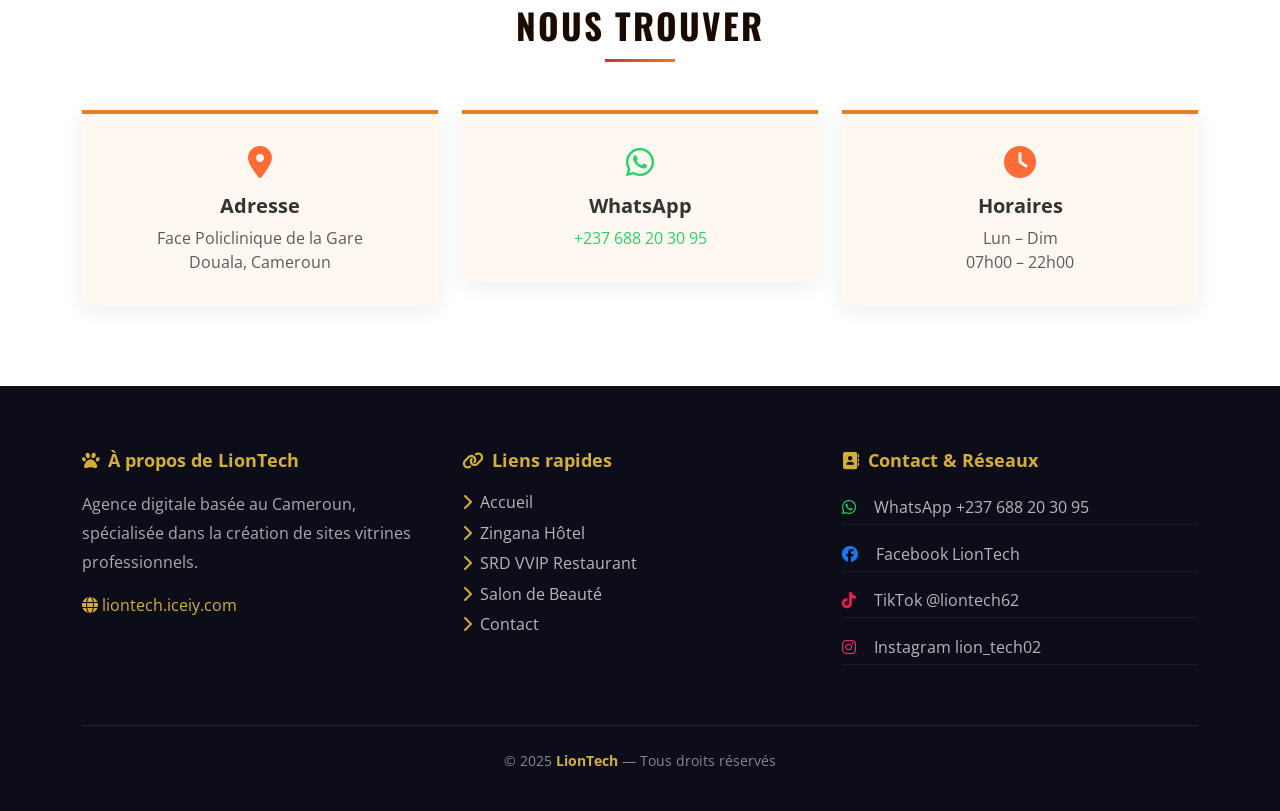
<file: restaurant.html>
<!DOCTYPE html>
<html lang="fr">
<head>
  <meta charset="UTF-8" />
  <meta name="viewport" content="width=device-width, initial-scale=1.0" />
  <title>SRD VVIP Restaurant — LionTech</title>
  <meta name="description" content="SRD VVIP Restaurant — Saveurs authentiques du Cameroun à Douala." />

  <link href="https://cdn.jsdelivr.net/npm/bootstrap@5.3.2/dist/css/bootstrap.min.css" rel="stylesheet" />
  <link href="https://cdnjs.cloudflare.com/ajax/libs/font-awesome/6.5.0/css/all.min.css" rel="stylesheet" />
  <link href="https://unpkg.com/aos@2.3.4/dist/aos.css" rel="stylesheet" />
  <link href="style.css" rel="stylesheet" />
  <link href="restaurant.css" rel="stylesheet" />
</head>
<body>

  <!-- ========== NAVBAR ========== -->
  <nav class="navbar navbar-expand-lg fixed-top scrolled" id="mainNav">
    <div class="container">
      <a class="navbar-brand d-flex align-items-center gap-2" href="index.html">
        <img src="liontech-logo.jpg" alt="LionTech Logo" width="40" height="40"
             style="border-radius:50%; object-fit:cover;" />
        <span style="white-space:nowrap;"><span class="lion">Lion</span><span class="tech">Tech</span></span>
      </a>
      <button class="navbar-toggler" type="button" data-bs-toggle="collapse"
              data-bs-target="#navMenu" aria-label="Toggle navigation">
        <span class="navbar-toggler-icon"></span>
      </button>
      <div class="collapse navbar-collapse" id="navMenu">
        <ul class="navbar-nav ms-auto">
          <li class="nav-item"><a class="nav-link" href="index.html">Accueil</a></li>
          <li class="nav-item"><a class="nav-link" href="hotel.html">Hôtel</a></li>
          <li class="nav-item"><a class="nav-link active" href="restaurant.html">Restaurant</a></li>
          <li class="nav-item"><a class="nav-link" href="salondebeaute.html">Beauté</a></li>
          <li class="nav-item"><a class="nav-link" href="contact.php">Contact</a></li>
        </ul>
      </div>
    </div>
  </nav>

  <!-- ========== HERO ========== -->
  <section class="resto-hero">
    <div data-aos="fade-up">
      <h1>SRD VVIP</h1>
      <p class="vvip-sub">Super Restaurant Dakere VVIP — Saveurs authentiques du Cameroun</p>
      <p class="location-tag mb-3">
        <i class="fas fa-map-marker-alt me-1"></i>Douala, face à la Policlinique de la Gare
      </p>
      <a href="https://wa.me/237688203095" class="btn btn-orange btn-lg" target="_blank">
        <i class="fas fa-shopping-cart me-2"></i>Commander maintenant
      </a>
    </div>
  </section>

  <!-- ========== PRÉSENTATION ========== -->
  <section class="resto-presentation">
    <div class="container">
      <div class="row align-items-center g-5">
        <div class="col-lg-6" data-aos="fade-right">
          <span class="vvip-badge">★ VVIP Experience ★</span>
          <h2 class="text-start mt-2" style="font-family:'Oswald',sans-serif; font-size:2.2rem; font-weight:700; color:#1A0A00; text-transform:uppercase; letter-spacing:1px;">
            La Cuisine Camerounaise dans toute sa splendeur
          </h2>
          <div style="width:60px;height:4px;background:linear-gradient(90deg,#C0392B,#E67E22);margin:1rem 0 1.5rem;"></div>
          <p class="text-muted mb-3" style="line-height:1.9;">
            Le <strong>Super Restaurant Dakere VVIP</strong> vous transporte au cœur de la richesse culinaire
            camerounaise et africaine. Situé en plein cœur de Douala, notre établissement accueille chaque jour
            des dizaines de convives en quête d'une expérience gastronomique authentique et raffinée.
          </p>
          <p class="text-muted mb-3" style="line-height:1.9;">
            Notre chef cuisine avec passion des recettes transmises de génération en génération, sublimées par
            des techniques modernes. Chaque plat est une invitation au voyage : eru savoureux, couscous traditionnel,
            riz sénégalais parfumé... une symphonie de saveurs vous attend.
          </p>
          <p class="text-muted" style="line-height:1.9;">
            Que vous veniez en famille, entre amis ou pour un repas d'affaires, le SRD VVIP vous garantit
            une ambiance chaleureuse, un service attentionné et des plats qui font voyager vos papilles.
          </p>
          <div class="mt-3" style="color:#D4AF37; font-size:1.5rem; letter-spacing:3px;">★★★★★</div>
        </div>
        <div class="col-lg-6" data-aos="fade-left" data-aos-delay="200">
          <div class="row g-2">
            <div class="col-6">
              <img src="SRD_VVIP/facade_SRDVVIP.jpg" alt="SRD VVIP Façade"
                   style="width:100%; height:200px; object-fit:cover; border-radius:12px;" />
            </div>
            <div class="col-6">
              <img src="SRD_VVIP/facade_SRDVVIP3.jpg" alt="SRD VVIP Intérieur"
                   style="width:100%; height:200px; object-fit:cover; border-radius:12px;" />
            </div>
            <div class="col-12">
              <img src="SRD_VVIP/facade_SRDVVIP2.jpg" alt="SRD VVIP"
                   style="width:100%; height:180px; object-fit:cover; border-radius:12px;" />
            </div>
          </div>
        </div>
      </div>
    </div>
  </section>

  <!-- ========== MENU ========== -->
  <section class="resto-menu" id="menu">
    <div class="container">
      <div class="text-center mb-5" data-aos="fade-up">
        <h2 style="font-family:'Oswald',sans-serif; font-size:2.5rem; font-weight:700; color:#F39C12; text-transform:uppercase; letter-spacing:3px;">Notre Menu</h2>
        <div style="width:70px;height:3px;background:linear-gradient(90deg,#C0392B,#E67E22);margin:0.8rem auto 1.5rem;"></div>
        <p style="color:rgba(255,255,255,0.6);" class="fs-5">Des saveurs authentiques à des prix accessibles</p>
      </div>
      <div class="row g-4">

        <!-- Lait Dakere -->
        <div class="col-md-4" data-aos="fade-up" data-aos-delay="0">
          <div class="card menu-card h-100">
            <img src="SRD_VVIP/lait_dakere.jpg" alt="Lait Dakere" style="height:200px;object-fit:cover;width:100%;" />
            <div class="card-body">
              <h5 class="fw-bold mb-1">Lait Dakere</h5>
              <p class="text-muted small mb-2">Boisson lactée traditionnelle savoureuse, fraîche et nutritive.</p>
              <div class="d-flex justify-content-between align-items-center mt-auto">
                <span class="menu-price">1 000 FCFA</span>
                <button class="btn-add"><i class="fas fa-plus me-1"></i>Ajouter</button>
              </div>
            </div>
          </div>
        </div>

        <!-- Riz Sénégalais -->
        <div class="col-md-4" data-aos="fade-up" data-aos-delay="80">
          <div class="card menu-card h-100">
            <img src="SRD_VVIP/riz_sénégalais.jpg" alt="Riz Sénégalais" />
            <div class="card-body">
              <h5 class="fw-bold mb-1">Riz Sénégalais</h5>
              <p class="text-muted small mb-2">Riz parfumé aux épices africaines, cuit avec légumes et viande.</p>
              <div class="d-flex justify-content-between align-items-center mt-auto">
                <span class="menu-price">1 000 FCFA</span>
                <button class="btn-add"><i class="fas fa-plus me-1"></i>Ajouter</button>
              </div>
            </div>
          </div>
        </div>

        <!-- Boissons -->
        <div class="col-md-4" data-aos="fade-up" data-aos-delay="160">
          <div class="card menu-card h-100">
            <img src="SRD_VVIP/boissons.jpg" alt="Boissons" style="height:200px;object-fit:cover;width:100%;" />
            <div class="card-body">
              <h5 class="fw-bold mb-1">Boissons (Carte)</h5>
              <p class="text-muted small mb-2">Large choix de boissons fraîches, jus naturels et sodas variés.</p>
              <div class="d-flex justify-content-between align-items-center mt-auto">
                <span class="menu-price">À partir de 500 FCFA</span>
                <button class="btn-add"><i class="fas fa-plus me-1"></i>Ajouter</button>
              </div>
            </div>
          </div>
        </div>

        <!-- Couscous -->
        <div class="col-md-4" data-aos="fade-up" data-aos-delay="0">
          <div class="card menu-card h-100">
            <img src="SRD_VVIP/couscous.jpg" alt="Couscous" />
            <div class="card-body">
              <h5 class="fw-bold mb-1">Couscous</h5>
              <p class="text-muted small mb-2">Couscous traditionnel camerounais préparé à la façon artisanale.</p>
              <div class="d-flex justify-content-between align-items-center mt-auto">
                <span class="menu-price">1 500 FCFA</span>
                <button class="btn-add"><i class="fas fa-plus me-1"></i>Ajouter</button>
              </div>
            </div>
          </div>
        </div>

        <!-- Eru -->
        <div class="col-md-4" data-aos="fade-up" data-aos-delay="80">
          <div class="card menu-card h-100">
            <img src="SRD_VVIP/eru.jpg" alt="Eru" />
            <div class="card-body">
              <h5 class="fw-bold mb-1">Eru</h5>
              <p class="text-muted small mb-2">Plat traditionnel camerounais à base de feuilles d'eru, water fufu et viande.</p>
              <div class="d-flex justify-content-between align-items-center mt-auto">
                <span class="menu-price">1 500 FCFA</span>
                <button class="btn-add"><i class="fas fa-plus me-1"></i>Ajouter</button>
              </div>
            </div>
          </div>
        </div>

        <!-- Pommes plantain + Viande -->
        <div class="col-md-4" data-aos="fade-up" data-aos-delay="160">
          <div class="card menu-card h-100">
            <img src="SRD_VVIP/pommes_plantain_viande.jpg" alt="Pommes plantain et viande" />
            <div class="card-body">
              <h5 class="fw-bold mb-1">Pommes plantain + Viande</h5>
              <p class="text-muted small mb-2">Plantains grillés accompagnés de viande tendre et épicée.</p>
              <div class="d-flex justify-content-between align-items-center mt-auto">
                <span class="menu-price">1 000 FCFA</span>
                <button class="btn-add"><i class="fas fa-plus me-1"></i>Ajouter</button>
              </div>
            </div>
          </div>
        </div>

      </div>
    </div>
  </section>

  <!-- ========== CTA ========== -->
  <section class="resto-cta" data-aos="fade-up">
    <div class="container">
      <h2 class="fw-bold fs-1 mb-3">Envie de savourer ?</h2>
      <p class="fs-5 mb-4" style="color:rgba(255,255,255,0.8);">
        Commandez dès maintenant et nous préparons votre repas avec amour !
      </p>
      <a href="https://wa.me/237688203095" class="whatsapp-badge d-inline-flex align-items-center gap-2 fs-5 px-4 py-3"
         target="_blank">
        <i class="fab fa-whatsapp fa-lg"></i>Commander via WhatsApp
      </a>
    </div>
  </section>

  <!-- ========== CONTACT RESTAURANT ========== -->
  <section class="resto-contact">
    <div class="container">
      <div class="text-center mb-5" data-aos="fade-up">
        <h2 style="font-family:'Oswald',sans-serif; font-size:2.2rem; font-weight:700; color:#1A0A00; text-transform:uppercase; letter-spacing:2px;">Nous Trouver</h2>
        <div style="width:70px;height:3px;background:linear-gradient(90deg,#C0392B,#E67E22);margin:0.8rem auto 2rem;"></div>
      </div>
      <div class="row g-4 justify-content-center">
        <div class="col-md-4" data-aos="fade-up" data-aos-delay="0">
          <div class="info-box text-center">
            <i class="fas fa-map-marker-alt fa-2x mb-3" style="color:#FF6B35;"></i>
            <h5 class="fw-bold">Adresse</h5>
            <p class="text-muted mb-0">Face Policlinique de la Gare<br/>Douala, Cameroun</p>
          </div>
        </div>
        <div class="col-md-4" data-aos="fade-up" data-aos-delay="100">
          <div class="info-box text-center">
            <i class="fab fa-whatsapp fa-2x mb-3" style="color:#25D366;"></i>
            <h5 class="fw-bold">WhatsApp</h5>
            <a href="https://wa.me/237688203095" class="text-decoration-none" style="color:#25D366;">
              +237 688 20 30 95
            </a>
          </div>
        </div>
        <div class="col-md-4" data-aos="fade-up" data-aos-delay="200">
          <div class="info-box text-center">
            <i class="fas fa-clock fa-2x mb-3" style="color:#FF6B35;"></i>
            <h5 class="fw-bold">Horaires</h5>
            <p class="text-muted mb-0">Lun – Dim<br/>07h00 – 22h00</p>
          </div>
        </div>
      </div>
    </div>
  </section>

  <!-- ========== FOOTER ========== -->
  <footer>
    <div class="container">
      <div class="row g-4">
        <div class="col-md-4">
          <h5><i class="fas fa-paw me-2"></i>À propos de LionTech</h5>
          <p style="color:rgba(255,255,255,0.65); line-height:1.8;">
            Agence digitale basée au Cameroun, spécialisée dans la création de sites vitrines professionnels.
          </p>
          <a href="https://liontech.iceiy.com" target="_blank" style="color:#D4AF37;">
            <i class="fas fa-globe me-1"></i>liontech.iceiy.com
          </a>
        </div>
        <div class="col-md-4">
          <h5><i class="fas fa-link me-2"></i>Liens rapides</h5>
          <a href="index.html"><i class="fas fa-chevron-right me-2" style="color:#D4AF37;"></i>Accueil</a>
          <a href="hotel.html"><i class="fas fa-chevron-right me-2" style="color:#D4AF37;"></i>Zingana Hôtel</a>
          <a href="restaurant.html"><i class="fas fa-chevron-right me-2" style="color:#D4AF37;"></i>SRD VVIP Restaurant</a>
          <a href="salondebeaute.html"><i class="fas fa-chevron-right me-2" style="color:#D4AF37;"></i>Salon de Beauté</a>
          <a href="contact.php"><i class="fas fa-chevron-right me-2" style="color:#D4AF37;"></i>Contact</a>
        </div>
        <div class="col-md-4">
          <h5><i class="fas fa-address-book me-2"></i>Contact & Réseaux</h5>
          <div class="social-icons">
            <a href="https://wa.me/237688203095" target="_blank">
              <i class="fab fa-whatsapp me-2" style="color:#25D366;"></i>WhatsApp +237 688 20 30 95
            </a>
            <a href="https://facebook.com/LionTech" target="_blank">
              <i class="fab fa-facebook me-2" style="color:#1877f2;"></i>Facebook LionTech
            </a>
            <a href="https://tiktok.com/@liontech62" target="_blank">
              <i class="fab fa-tiktok me-2" style="color:#ee1d52;"></i>TikTok @liontech62
            </a>
            <a href="https://instagram.com/lion_tech02" target="_blank">
              <i class="fab fa-instagram me-2" style="color:#e1306c;"></i>Instagram lion_tech02
            </a>
          </div>
        </div>
      </div>
      <div class="footer-bottom">
        <p>&copy; 2025 <strong style="color:#D4AF37;">LionTech</strong> — Tous droits réservés</p>
      </div>
    </div>
  </footer>

  <button id="scrollTop" title="Retour en haut">
    <i class="fas fa-chevron-up"></i>
  </button>

  <script src="https://cdn.jsdelivr.net/npm/bootstrap@5.3.2/dist/js/bootstrap.bundle.min.js"></script>
  <script src="https://unpkg.com/aos@2.3.4/dist/aos.js"></script>
  <script>
    AOS.init({ duration: 800, once: true, offset: 80 });
    const nav = document.getElementById('mainNav');
    window.addEventListener('scroll', () => {
      if (window.scrollY > 50) nav.classList.add('scrolled');
    });
    const scrollBtn = document.getElementById('scrollTop');
    window.addEventListener('scroll', () => {
      scrollBtn.style.display = window.scrollY > 400 ? 'flex' : 'none';
    });
    scrollBtn.addEventListener('click', () => window.scrollTo({ top: 0, behavior: 'smooth' }));
  </script>
</body>
</html>
</file>
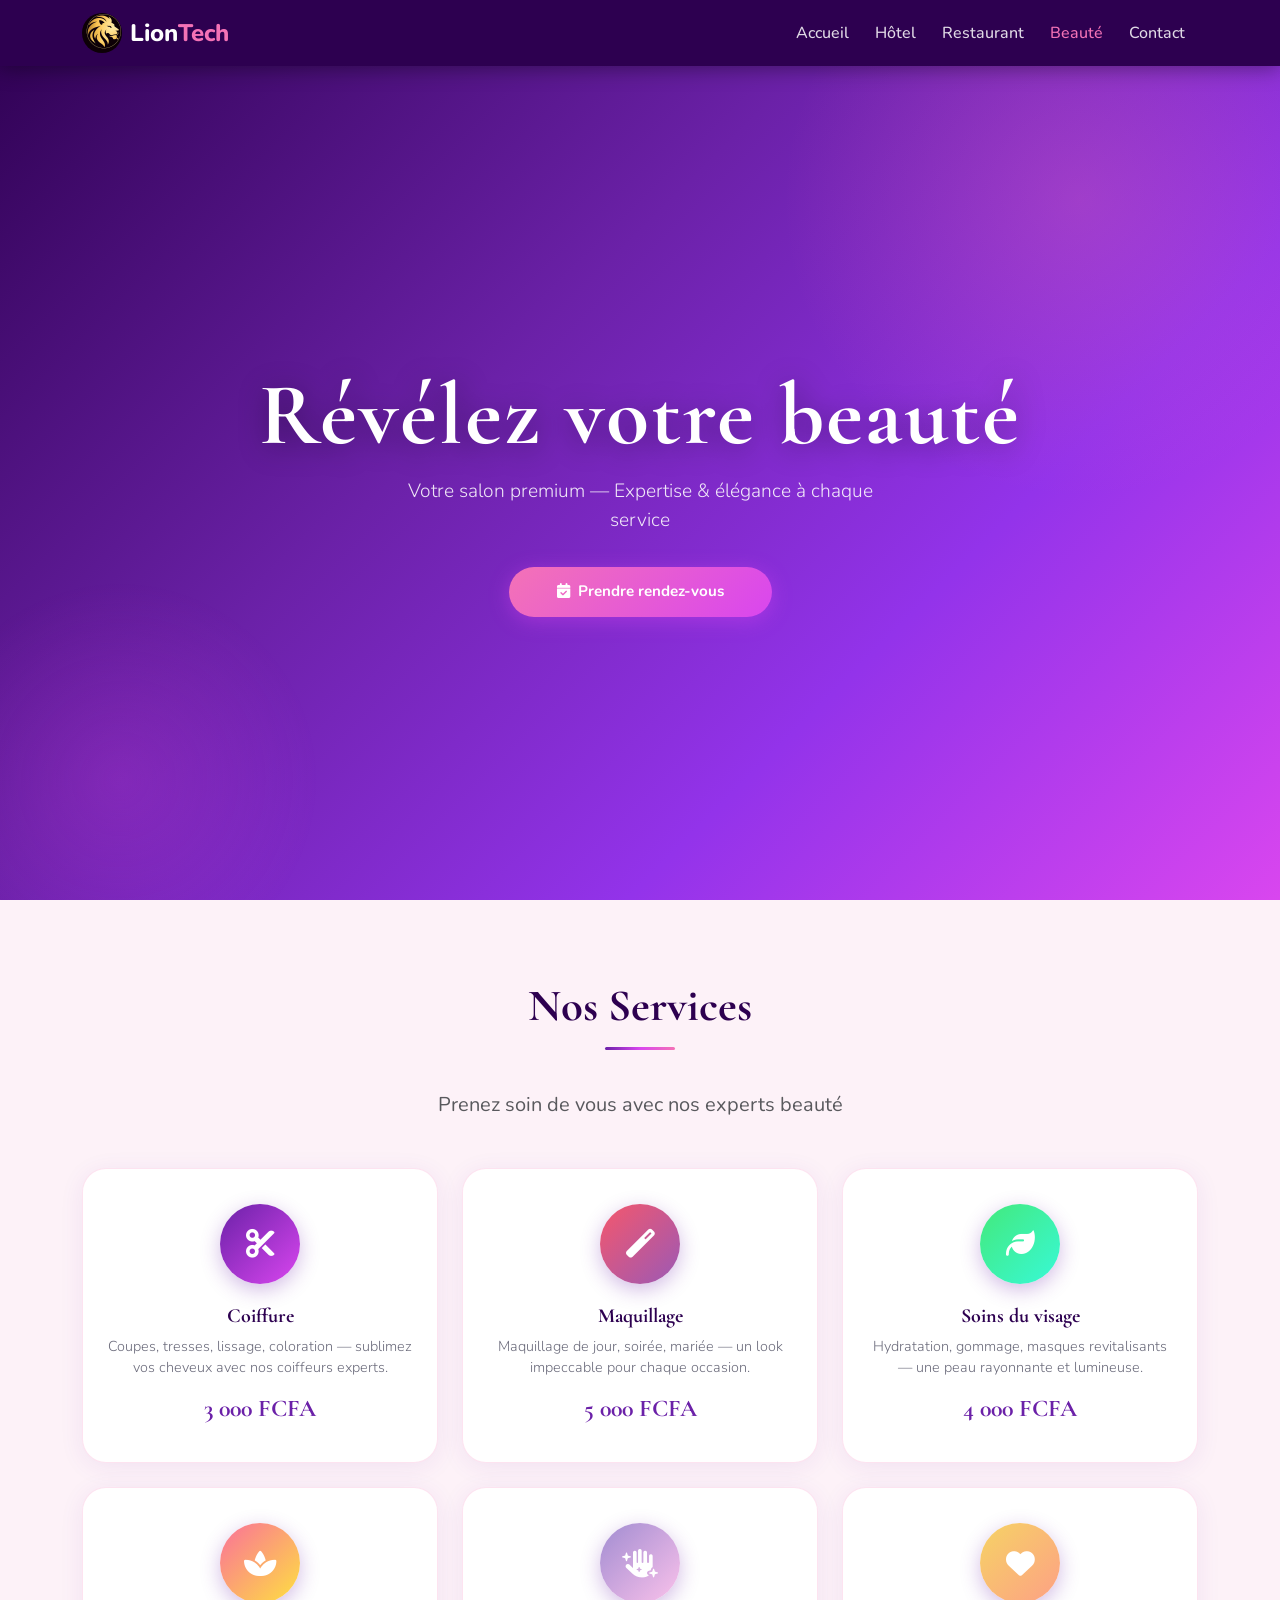
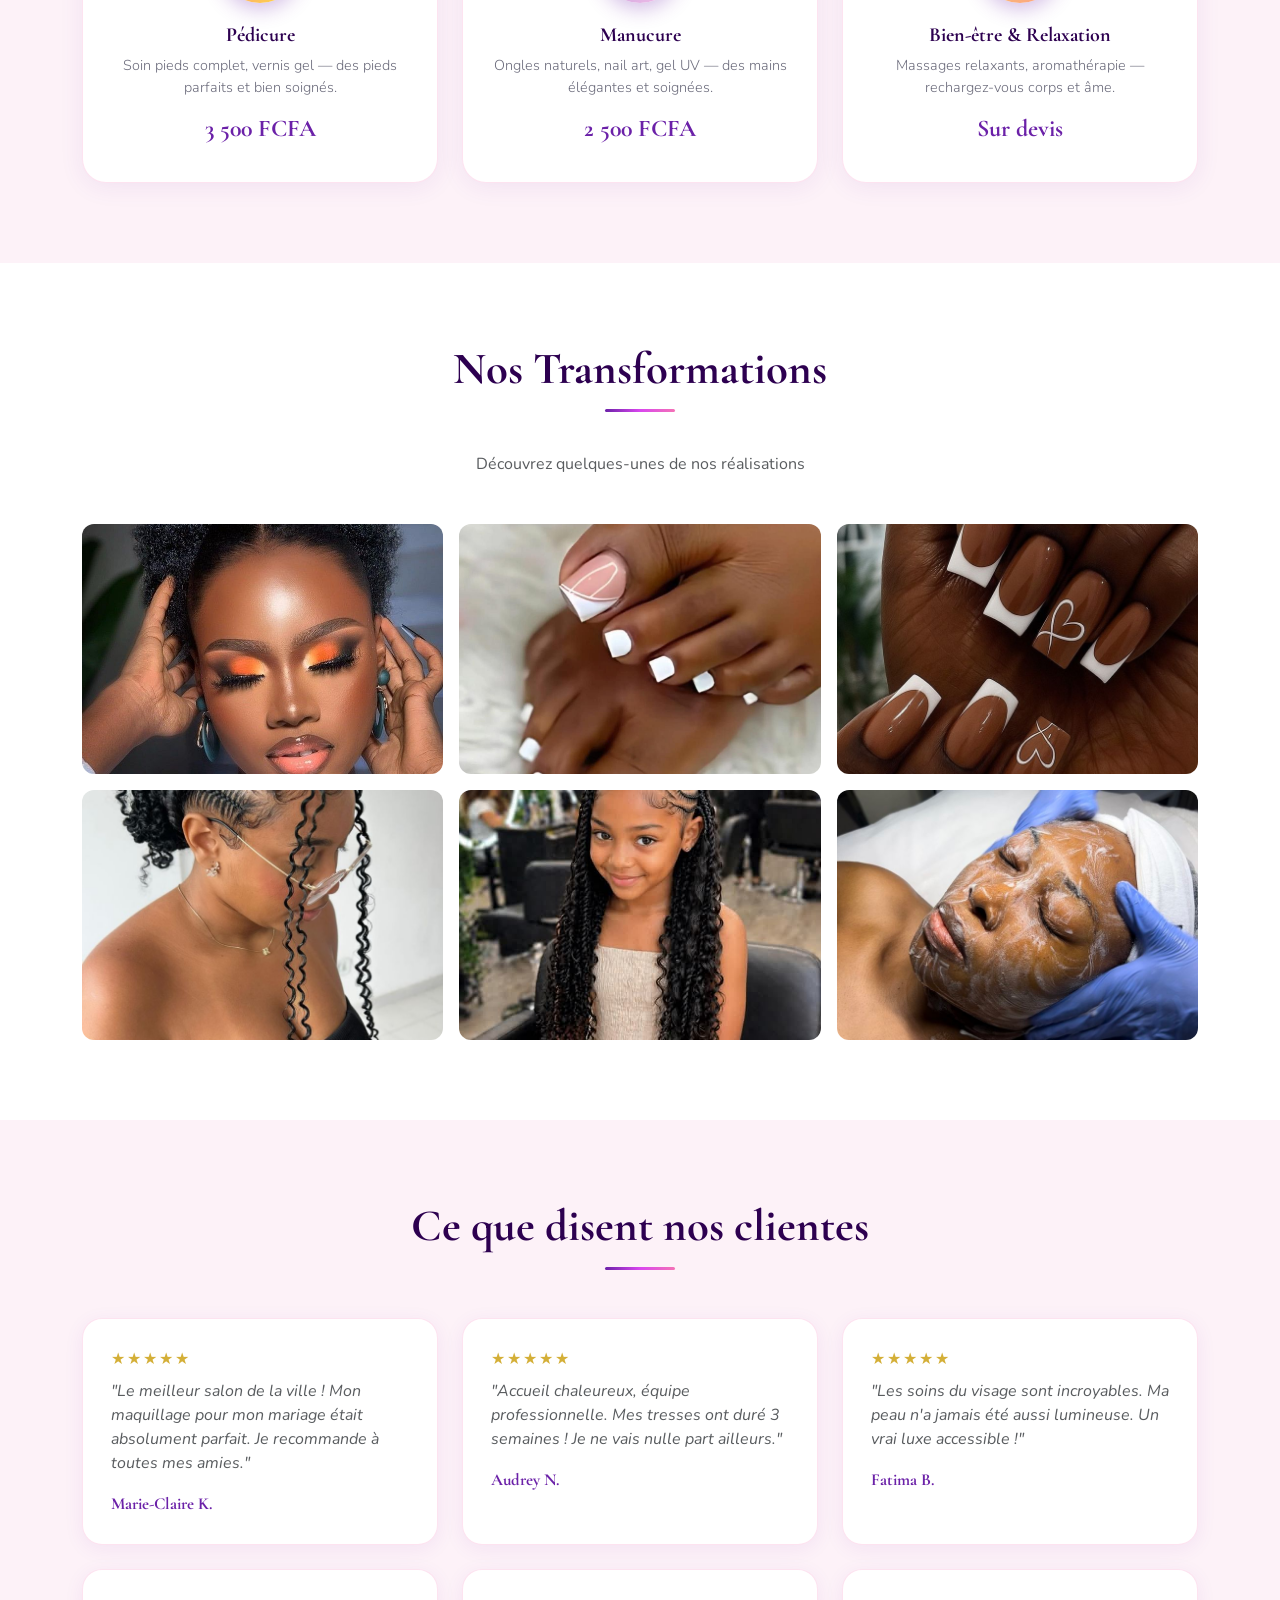
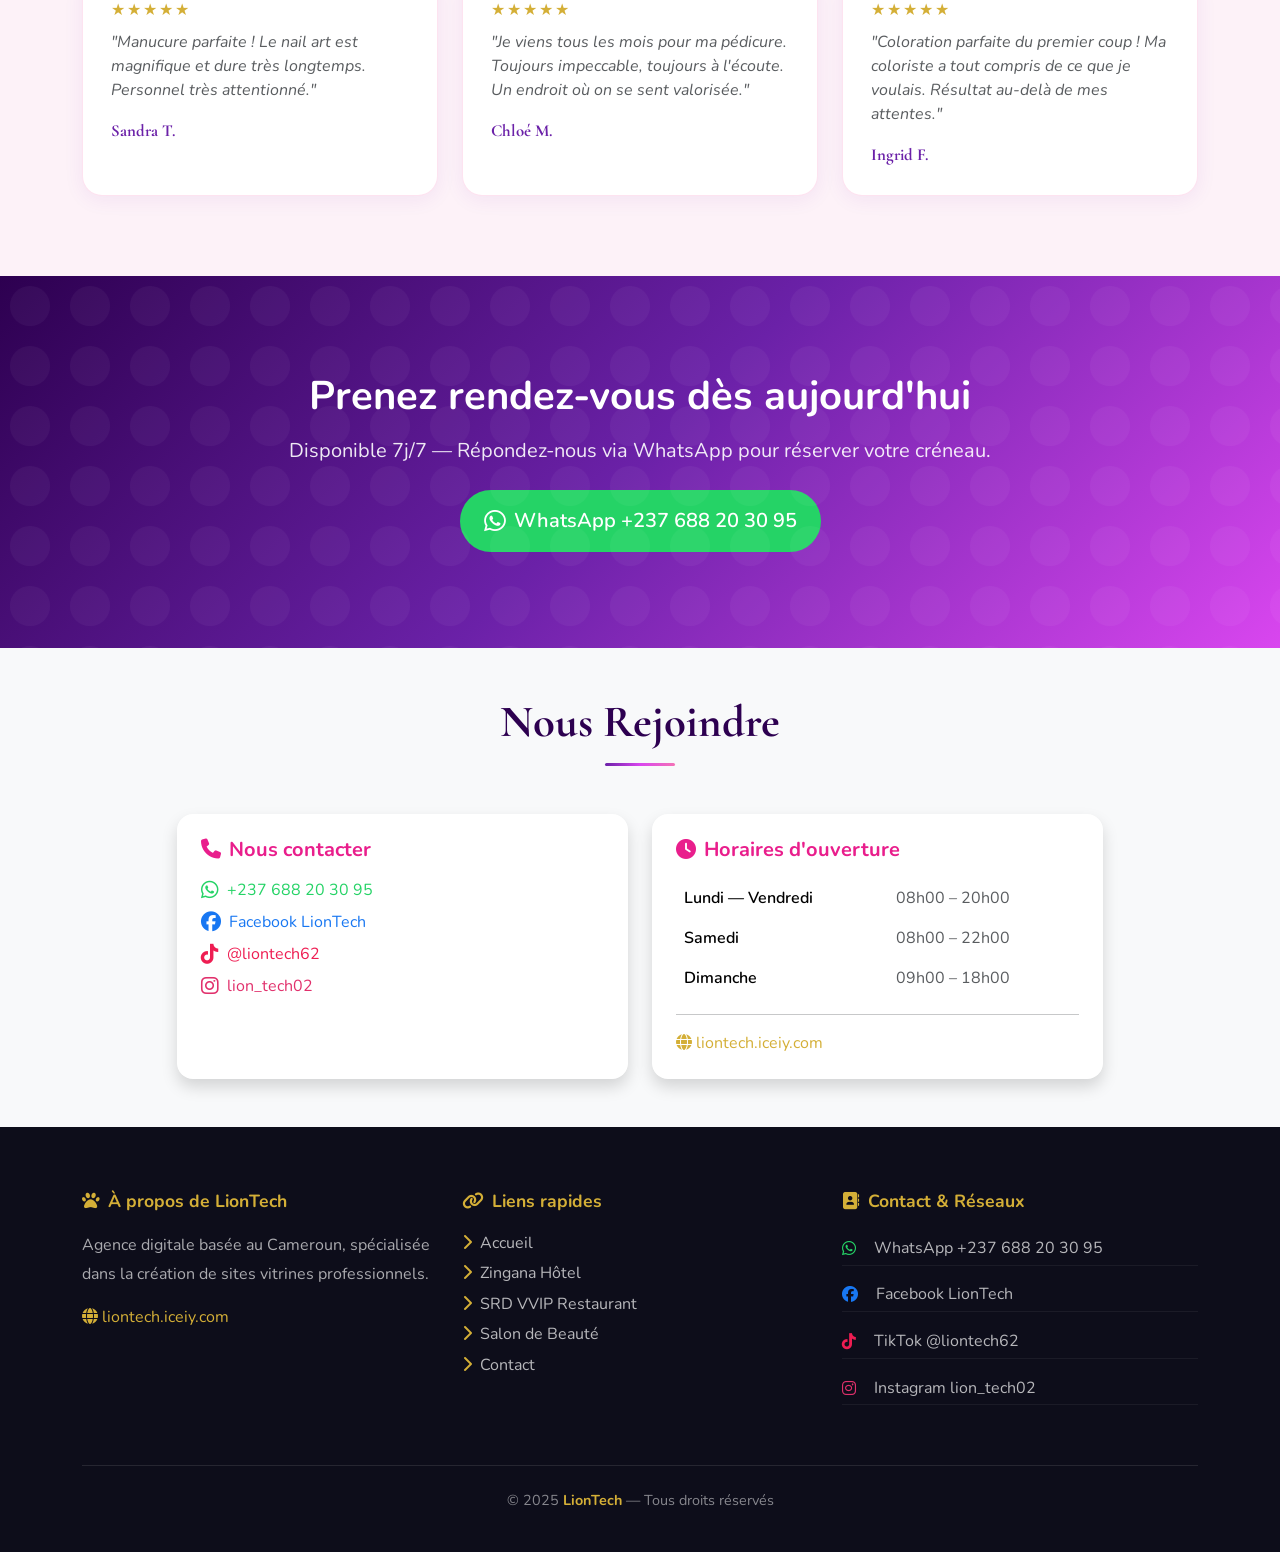
<file: salondebeaute.html>
<!DOCTYPE html>
<html lang="fr">
<head>
  <meta charset="UTF-8" />
  <meta name="viewport" content="width=device-width, initial-scale=1.0" />
  <title>Salon de Beauté — LionTech</title>
  <meta name="description" content="Salon de Beauté Premium — Expertise & élégance. Coiffure, maquillage, soins." />

  <link href="https://cdn.jsdelivr.net/npm/bootstrap@5.3.2/dist/css/bootstrap.min.css" rel="stylesheet" />
  <link href="https://cdnjs.cloudflare.com/ajax/libs/font-awesome/6.5.0/css/all.min.css" rel="stylesheet" />
  <link href="https://unpkg.com/aos@2.3.4/dist/aos.css" rel="stylesheet" />
  <link href="style.css" rel="stylesheet" />
  <link href="salondebeaute.css" rel="stylesheet" />
</head>
<body>

  <!-- ========== NAVBAR ========== -->
  <nav class="navbar navbar-expand-lg fixed-top scrolled" id="mainNav">
    <div class="container">
      <a class="navbar-brand d-flex align-items-center gap-2" href="index.html">
        <img src="liontech-logo.jpg" alt="LionTech Logo" width="40" height="40"
             style="border-radius:50%; object-fit:cover;" />
        <span style="white-space:nowrap;"><span class="lion">Lion</span><span class="tech">Tech</span></span>
      </a>
      <button class="navbar-toggler" type="button" data-bs-toggle="collapse"
              data-bs-target="#navMenu" aria-label="Toggle navigation">
        <span class="navbar-toggler-icon"></span>
      </button>
      <div class="collapse navbar-collapse" id="navMenu">
        <ul class="navbar-nav ms-auto">
          <li class="nav-item"><a class="nav-link" href="index.html">Accueil</a></li>
          <li class="nav-item"><a class="nav-link" href="hotel.html">Hôtel</a></li>
          <li class="nav-item"><a class="nav-link" href="restaurant.html">Restaurant</a></li>
          <li class="nav-item"><a class="nav-link active" href="salondebeaute.html">Beauté</a></li>
          <li class="nav-item"><a class="nav-link" href="contact.php">Contact</a></li>
        </ul>
      </div>
    </div>
  </nav>

  <!-- ========== HERO ========== -->
  <section class="beauty-hero">
    <div data-aos="fade-up">
      <h1>Révélez votre beauté</h1>
      <p>Votre salon premium — Expertise &amp; élégance à chaque service</p>
      <a href="https://wa.me/237688203095" class="btn btn-beauty btn-lg px-5" target="_blank">
        <i class="fas fa-calendar-check me-2"></i>Prendre rendez-vous
      </a>
    </div>
  </section>

  <!-- ========== SERVICES ========== -->
  <section class="beauty-services">
    <div class="container">
      <div class="text-center mb-5" data-aos="fade-up">
        <h2 style="font-family:'Cormorant Garamond',serif; font-size:2.8rem; font-weight:700; color:#2D0050;">Nos Services</h2>
        <div style="width:70px;height:3px;background:linear-gradient(90deg,#6B21A8,#D946EF,#F472B6);margin:0.8rem auto 2.5rem;border-radius:2px;"></div>
        <p class="text-muted fs-5">Prenez soin de vous avec nos experts beauté</p>
      </div>
      <div class="row g-4">

        <!-- Coiffure -->
        <div class="col-md-4" data-aos="fade-up" data-aos-delay="0">
          <div class="beauty-card">
            <div class="beauty-icon">
              <i class="fas fa-cut"></i>
            </div>
            <h5>Coiffure</h5>
            <p>Coupes, tresses, lissage, coloration — sublimez vos cheveux avec nos coiffeurs experts.</p>
            <div class="beauty-price">3 000 FCFA</div>
          </div>
        </div>

        <!-- Maquillage -->
        <div class="col-md-4" data-aos="fade-up" data-aos-delay="80">
          <div class="beauty-card">
            <div class="beauty-icon" style="background:linear-gradient(135deg,#f5576c,#9b59b6);">
              <i class="fas fa-magic"></i>
            </div>
            <h5>Maquillage</h5>
            <p>Maquillage de jour, soirée, mariée — un look impeccable pour chaque occasion.</p>
            <div class="beauty-price">5 000 FCFA</div>
          </div>
        </div>

        <!-- Soins du visage -->
        <div class="col-md-4" data-aos="fade-up" data-aos-delay="160">
          <div class="beauty-card">
            <div class="beauty-icon" style="background:linear-gradient(135deg,#43e97b,#38f9d7);">
              <i class="fas fa-leaf"></i>
            </div>
            <h5>Soins du visage</h5>
            <p>Hydratation, gommage, masques revitalisants — une peau rayonnante et lumineuse.</p>
            <div class="beauty-price">4 000 FCFA</div>
          </div>
        </div>

        <!-- Pédicure -->
        <div class="col-md-4" data-aos="fade-up" data-aos-delay="0">
          <div class="beauty-card">
            <div class="beauty-icon" style="background:linear-gradient(135deg,#fa709a,#fee140);">
              <i class="fas fa-spa"></i>
            </div>
            <h5>Pédicure</h5>
            <p>Soin pieds complet, vernis gel — des pieds parfaits et bien soignés.</p>
            <div class="beauty-price">3 500 FCFA</div>
          </div>
        </div>

        <!-- Manucure -->
        <div class="col-md-4" data-aos="fade-up" data-aos-delay="80">
          <div class="beauty-card">
            <div class="beauty-icon" style="background:linear-gradient(135deg,#a18cd1,#fbc2eb);">
              <i class="fas fa-hand-sparkles"></i>
            </div>
            <h5>Manucure</h5>
            <p>Ongles naturels, nail art, gel UV — des mains élégantes et soignées.</p>
            <div class="beauty-price">2 500 FCFA</div>
          </div>
        </div>

        <!-- Bien-être -->
        <div class="col-md-4" data-aos="fade-up" data-aos-delay="160">
          <div class="beauty-card">
            <div class="beauty-icon" style="background:linear-gradient(135deg,#f6d365,#fda085);">
              <i class="fas fa-heart"></i>
            </div>
            <h5>Bien-être &amp; Relaxation</h5>
            <p>Massages relaxants, aromathérapie — rechargez-vous corps et âme.</p>
            <div class="beauty-price">Sur devis</div>
          </div>
        </div>

      </div>
    </div>
  </section>

  <!-- ========== GALERIE ========== -->
  <section class="beauty-gallery">
    <div class="container">
      <div class="text-center mb-5" data-aos="fade-up">
        <h2 style="font-family:'Cormorant Garamond',serif; font-size:2.8rem; font-weight:700; color:#2D0050;">Nos Transformations</h2>
        <div style="width:70px;height:3px;background:linear-gradient(90deg,#6B21A8,#D946EF,#F472B6);margin:0.8rem auto 2.5rem;border-radius:2px;"></div>
        <p class="text-muted">Découvrez quelques-unes de nos réalisations</p>
      </div>
      <div class="row g-3">
        <div class="col-6 col-md-4" data-aos="zoom-in" data-aos-delay="0">
          <div style="overflow:hidden;border-radius:12px;">
            <img src="salon_de_beaute/transformation1.jpg" alt="Transformation 1" style="width:100%;height:250px;object-fit:cover;transition:transform 0.4s;" onmouseover="this.style.transform='scale(1.06)'" onmouseout="this.style.transform='scale(1)'" />
          </div>
        </div>
        <div class="col-6 col-md-4" data-aos="zoom-in" data-aos-delay="80">
          <div style="overflow:hidden;border-radius:12px;">
            <img src="salon_de_beaute/transformation2.jpg" alt="Transformation 2" style="width:100%;height:250px;object-fit:cover;transition:transform 0.4s;" onmouseover="this.style.transform='scale(1.06)'" onmouseout="this.style.transform='scale(1)'" />
          </div>
        </div>
        <div class="col-6 col-md-4" data-aos="zoom-in" data-aos-delay="160">
          <div style="overflow:hidden;border-radius:12px;">
            <img src="salon_de_beaute/transformation3.jpg" alt="Transformation 3" style="width:100%;height:250px;object-fit:cover;transition:transform 0.4s;" onmouseover="this.style.transform='scale(1.06)'" onmouseout="this.style.transform='scale(1)'" />
          </div>
        </div>
        <div class="col-6 col-md-4" data-aos="zoom-in" data-aos-delay="0">
          <div style="overflow:hidden;border-radius:12px;">
            <img src="salon_de_beaute/transformation4.jpg" alt="Transformation 4" style="width:100%;height:250px;object-fit:cover;transition:transform 0.4s;" onmouseover="this.style.transform='scale(1.06)'" onmouseout="this.style.transform='scale(1)'" />
          </div>
        </div>
        <div class="col-6 col-md-4" data-aos="zoom-in" data-aos-delay="80">
          <div style="overflow:hidden;border-radius:12px;">
            <img src="salon_de_beaute/transformation5.jpg" alt="Transformation 5" style="width:100%;height:250px;object-fit:cover;transition:transform 0.4s;" onmouseover="this.style.transform='scale(1.06)'" onmouseout="this.style.transform='scale(1)'" />
          </div>
        </div>
        <div class="col-6 col-md-4" data-aos="zoom-in" data-aos-delay="160">
          <div style="overflow:hidden;border-radius:12px;">
            <img src="salon_de_beaute/transformation6.jpg" alt="Transformation 6" style="width:100%;height:250px;object-fit:cover;transition:transform 0.4s;" onmouseover="this.style.transform='scale(1.06)'" onmouseout="this.style.transform='scale(1)'" />
          </div>
        </div>
      </div>
    </div>
  </section>

  <!-- ========== TÉMOIGNAGES ========== -->
  <section class="beauty-reviews">
    <div class="container">
      <div class="text-center mb-5" data-aos="fade-up">
        <h2 style="font-family:'Cormorant Garamond',serif; font-size:2.8rem; font-weight:700; color:#2D0050;">Ce que disent nos clientes</h2>
        <div style="width:70px;height:3px;background:linear-gradient(90deg,#6B21A8,#D946EF,#F472B6);margin:0.8rem auto 2.5rem;border-radius:2px;"></div>
      </div>
      <div class="row g-4">
        <div class="col-md-4" data-aos="fade-up" data-aos-delay="0">
          <div class="review-card">
            <div class="review-stars mb-2">★★★★★</div>
            <p class="text-muted fst-italic mb-3">"Le meilleur salon de la ville ! Mon maquillage pour mon mariage était absolument parfait. Je recommande à toutes mes amies."</p>
            <div class="review-name">Marie-Claire K.</div>
          </div>
        </div>
        <div class="col-md-4" data-aos="fade-up" data-aos-delay="100">
          <div class="review-card">
            <div class="review-stars mb-2">★★★★★</div>
            <p class="text-muted fst-italic mb-3">"Accueil chaleureux, équipe professionnelle. Mes tresses ont duré 3 semaines ! Je ne vais nulle part ailleurs."</p>
            <div class="review-name">Audrey N.</div>
          </div>
        </div>
        <div class="col-md-4" data-aos="fade-up" data-aos-delay="200">
          <div class="review-card">
            <div class="review-stars mb-2">★★★★★</div>
            <p class="text-muted fst-italic mb-3">"Les soins du visage sont incroyables. Ma peau n'a jamais été aussi lumineuse. Un vrai luxe accessible !"</p>
            <div class="review-name">Fatima B.</div>
          </div>
        </div>
        <div class="col-md-4" data-aos="fade-up" data-aos-delay="0">
          <div class="review-card">
            <div class="review-stars mb-2">★★★★★</div>
            <p class="text-muted fst-italic mb-3">"Manucure parfaite ! Le nail art est magnifique et dure très longtemps. Personnel très attentionné."</p>
            <div class="review-name">Sandra T.</div>
          </div>
        </div>
        <div class="col-md-4" data-aos="fade-up" data-aos-delay="100">
          <div class="review-card">
            <div class="review-stars mb-2">★★★★★</div>
            <p class="text-muted fst-italic mb-3">"Je viens tous les mois pour ma pédicure. Toujours impeccable, toujours à l'écoute. Un endroit où on se sent valorisée."</p>
            <div class="review-name">Chloé M.</div>
          </div>
        </div>
        <div class="col-md-4" data-aos="fade-up" data-aos-delay="200">
          <div class="review-card">
            <div class="review-stars mb-2">★★★★★</div>
            <p class="text-muted fst-italic mb-3">"Coloration parfaite du premier coup ! Ma coloriste a tout compris de ce que je voulais. Résultat au-delà de mes attentes."</p>
            <div class="review-name">Ingrid F.</div>
          </div>
        </div>
      </div>
    </div>
  </section>

  <!-- ========== RDV ========== -->
  <section class="beauty-rdv" data-aos="fade-up">
    <div class="container">
      <h2 class="fw-bold fs-1 mb-3">Prenez rendez-vous dès aujourd'hui</h2>
      <p class="fs-5 mb-4" style="color:rgba(255,255,255,0.9);">
        Disponible 7j/7 — Répondez-nous via WhatsApp pour réserver votre créneau.
      </p>
      <a href="https://wa.me/237688203095" class="whatsapp-badge d-inline-flex align-items-center gap-2 fs-5 px-4 py-3"
         target="_blank">
        <i class="fab fa-whatsapp fa-lg"></i>WhatsApp +237 688 20 30 95
      </a>
    </div>
  </section>

  <!-- ========== CONTACT BEAUTÉ ========== -->
  <section class="py-5 bg-light">
    <div class="container">
      <div class="text-center mb-5" data-aos="fade-up">
        <h2 style="font-family:'Cormorant Garamond',serif; font-size:2.8rem; font-weight:700; color:#2D0050;">Nous Rejoindre</h2>
        <div style="width:70px;height:3px;background:linear-gradient(90deg,#6B21A8,#D946EF,#F472B6);margin:0.8rem auto 2.5rem;border-radius:2px;"></div>
      </div>
      <div class="row g-4 justify-content-center">
        <div class="col-md-5" data-aos="fade-right">
          <div class="card border-0 shadow p-4 h-100" style="border-radius:16px;">
            <h5 class="fw-bold mb-3" style="color:#e91e8c;">
              <i class="fas fa-phone me-2"></i>Nous contacter
            </h5>
            <div class="social-icons">
              <a href="https://wa.me/237688203095" target="_blank" class="d-flex align-items-center gap-2 mb-2 text-decoration-none" style="color:#25D366;">
                <i class="fab fa-whatsapp fa-lg"></i><span>+237 688 20 30 95</span>
              </a>
              <a href="https://facebook.com/LionTech" target="_blank" class="d-flex align-items-center gap-2 mb-2 text-decoration-none" style="color:#1877f2;">
                <i class="fab fa-facebook fa-lg"></i><span>Facebook LionTech</span>
              </a>
              <a href="https://tiktok.com/@liontech62" target="_blank" class="d-flex align-items-center gap-2 mb-2 text-decoration-none" style="color:#ee1d52;">
                <i class="fab fa-tiktok fa-lg"></i><span>@liontech62</span>
              </a>
              <a href="https://instagram.com/lion_tech02" target="_blank" class="d-flex align-items-center gap-2 mb-2 text-decoration-none" style="color:#e1306c;">
                <i class="fab fa-instagram fa-lg"></i><span>lion_tech02</span>
              </a>
            </div>
          </div>
        </div>
        <div class="col-md-5" data-aos="fade-left">
          <div class="card border-0 shadow p-4 h-100" style="border-radius:16px;">
            <h5 class="fw-bold mb-3" style="color:#e91e8c;">
              <i class="fas fa-clock me-2"></i>Horaires d'ouverture
            </h5>
            <table class="table table-borderless mb-0">
              <tbody>
                <tr><td class="fw-semibold">Lundi — Vendredi</td><td class="text-muted">08h00 – 20h00</td></tr>
                <tr><td class="fw-semibold">Samedi</td><td class="text-muted">08h00 – 22h00</td></tr>
                <tr><td class="fw-semibold">Dimanche</td><td class="text-muted">09h00 – 18h00</td></tr>
              </tbody>
            </table>
            <hr />
            <a href="https://liontech.iceiy.com" target="_blank" style="color:#D4AF37; text-decoration:none;">
              <i class="fas fa-globe me-1"></i>liontech.iceiy.com
            </a>
          </div>
        </div>
      </div>
    </div>
  </section>

  <!-- ========== FOOTER ========== -->
  <footer>
    <div class="container">
      <div class="row g-4">
        <div class="col-md-4">
          <h5><i class="fas fa-paw me-2"></i>À propos de LionTech</h5>
          <p style="color:rgba(255,255,255,0.65); line-height:1.8;">
            Agence digitale basée au Cameroun, spécialisée dans la création de sites vitrines professionnels.
          </p>
          <a href="https://liontech.iceiy.com" target="_blank" style="color:#D4AF37;">
            <i class="fas fa-globe me-1"></i>liontech.iceiy.com
          </a>
        </div>
        <div class="col-md-4">
          <h5><i class="fas fa-link me-2"></i>Liens rapides</h5>
          <a href="index.html"><i class="fas fa-chevron-right me-2" style="color:#D4AF37;"></i>Accueil</a>
          <a href="hotel.html"><i class="fas fa-chevron-right me-2" style="color:#D4AF37;"></i>Zingana Hôtel</a>
          <a href="restaurant.html"><i class="fas fa-chevron-right me-2" style="color:#D4AF37;"></i>SRD VVIP Restaurant</a>
          <a href="salondebeaute.html"><i class="fas fa-chevron-right me-2" style="color:#D4AF37;"></i>Salon de Beauté</a>
          <a href="contact.php"><i class="fas fa-chevron-right me-2" style="color:#D4AF37;"></i>Contact</a>
        </div>
        <div class="col-md-4">
          <h5><i class="fas fa-address-book me-2"></i>Contact & Réseaux</h5>
          <div class="social-icons">
            <a href="https://wa.me/237688203095" target="_blank">
              <i class="fab fa-whatsapp me-2" style="color:#25D366;"></i>WhatsApp +237 688 20 30 95
            </a>
            <a href="https://facebook.com/LionTech" target="_blank">
              <i class="fab fa-facebook me-2" style="color:#1877f2;"></i>Facebook LionTech
            </a>
            <a href="https://tiktok.com/@liontech62" target="_blank">
              <i class="fab fa-tiktok me-2" style="color:#ee1d52;"></i>TikTok @liontech62
            </a>
            <a href="https://instagram.com/lion_tech02" target="_blank">
              <i class="fab fa-instagram me-2" style="color:#e1306c;"></i>Instagram lion_tech02
            </a>
          </div>
        </div>
      </div>
      <div class="footer-bottom">
        <p>&copy; 2025 <strong style="color:#D4AF37;">LionTech</strong> — Tous droits réservés</p>
      </div>
    </div>
  </footer>

  <button id="scrollTop" title="Retour en haut">
    <i class="fas fa-chevron-up"></i>
  </button>

  <script src="https://cdn.jsdelivr.net/npm/bootstrap@5.3.2/dist/js/bootstrap.bundle.min.js"></script>
  <script src="https://unpkg.com/aos@2.3.4/dist/aos.js"></script>
  <script>
    AOS.init({ duration: 800, once: true, offset: 80 });
    const nav = document.getElementById('mainNav');
    window.addEventListener('scroll', () => {
      if (window.scrollY > 50) nav.classList.add('scrolled');
    });
    const scrollBtn = document.getElementById('scrollTop');
    window.addEventListener('scroll', () => {
      scrollBtn.style.display = window.scrollY > 400 ? 'flex' : 'none';
    });
    scrollBtn.addEventListener('click', () => window.scrollTo({ top: 0, behavior: 'smooth' }));
  </script>
</body>
</html>
</file>
<file: style.css>
/* =========================================
   GLOBAL STYLES — LionTech Multiservice
   ========================================= */

:root {
  --gold: #D4AF37;
  --dark: #1a1a2e;
  --darker: #0d0d1a;
  --white: #ffffff;
  --light-gray: #f8f9fa;
  --text-muted: #6c757d;
}

* {
  margin: 0;
  padding: 0;
  box-sizing: border-box;
}

body {
  font-family: 'Segoe UI', Tahoma, Geneva, Verdana, sans-serif;
  color: #333;
  overflow-x: hidden;
}

/* ---- NAVBAR ---- */
.navbar-brand .lion {
  color: #ffffff;
  font-weight: 800;
  font-size: 1.5rem;
}

.navbar-brand .tech {
  color: var(--gold);
  font-weight: 800;
  font-size: 1.5rem;
}

.navbar {
  transition: background-color 0.4s ease, box-shadow 0.4s ease;
  background-color: transparent;
}

.navbar.scrolled {
  background-color: var(--dark) !important;
  box-shadow: 0 2px 20px rgba(0,0,0,0.4);
}

.navbar-nav .nav-link {
  color: rgba(255,255,255,0.9) !important;
  font-weight: 500;
  margin: 0 5px;
  transition: color 0.3s;
}

.navbar-nav .nav-link:hover {
  color: var(--gold) !important;
}

.navbar-toggler {
  border-color: rgba(255,255,255,0.5);
}

.navbar-toggler-icon {
  background-image: url("data:image/svg+xml,%3csvg xmlns='http://www.w3.org/2000/svg' viewBox='0 0 30 30'%3e%3cpath stroke='rgba%28255, 255, 255, 0.85%29' stroke-linecap='round' stroke-miterlimit='10' stroke-width='2' d='M4 7h22M4 15h22M4 23h22'/%3e%3c/svg%3e");
}

/* ---- HERO ---- */
.hero-section {
  min-height: 100vh;
  background: linear-gradient(135deg, var(--darker) 0%, var(--dark) 50%, #16213e 100%);
  display: flex;
  align-items: center;
  position: relative;
  overflow: hidden;
  padding-top: 80px;
}

.hero-section::before {
  content: '';
  position: absolute;
  inset: 0;
  background: url('liontech-logo.jpg') center/cover no-repeat;
  opacity: 0.08;
}

.hero-content {
  position: relative;
  z-index: 2;
}

.hero-title {
  font-size: clamp(2rem, 5vw, 3.5rem);
  font-weight: 800;
  color: var(--white);
  line-height: 1.2;
}

.hero-title span {
  color: var(--gold);
}

.hero-subtitle {
  font-size: clamp(1rem, 2.5vw, 1.3rem);
  color: rgba(255,255,255,0.8);
  margin: 1.5rem 0 2.5rem;
}

.btn-gold {
  background-color: var(--gold);
  color: var(--dark);
  font-weight: 700;
  border: none;
  padding: 0.75rem 2rem;
  border-radius: 50px;
  transition: all 0.3s;
}

.btn-gold:hover {
  background-color: #b8962f;
  color: var(--dark);
  transform: translateY(-2px);
  box-shadow: 0 8px 25px rgba(212,175,55,0.4);
}

.btn-outline-gold {
  border: 2px solid var(--gold);
  color: var(--gold);
  font-weight: 700;
  padding: 0.75rem 2rem;
  border-radius: 50px;
  background: transparent;
  transition: all 0.3s;
}

.btn-outline-gold:hover {
  background-color: var(--gold);
  color: var(--dark);
  transform: translateY(-2px);
}

/* ---- SECTIONS ---- */
.section-title {
  font-size: clamp(1.8rem, 4vw, 2.5rem);
  font-weight: 800;
  color: var(--dark);
  position: relative;
  display: inline-block;
  margin-bottom: 0.5rem;
}

.section-title::after {
  content: '';
  display: block;
  width: 60px;
  height: 4px;
  background: var(--gold);
  margin: 0.5rem auto 0;
  border-radius: 2px;
}

.section-divider {
  width: 80px;
  height: 4px;
  background: var(--gold);
  margin: 1rem auto 3rem;
  border-radius: 2px;
}

/* ---- SERVICE CARDS ---- */
.service-card {
  border: none;
  border-radius: 16px;
  overflow: hidden;
  box-shadow: 0 4px 20px rgba(0,0,0,0.1);
  transition: transform 0.3s ease, box-shadow 0.3s ease;
  height: 100%;
}

.service-card:hover {
  transform: translateY(-8px);
  box-shadow: 0 12px 40px rgba(0,0,0,0.2);
}

.service-card img {
  height: 200px;
  object-fit: cover;
  width: 100%;
}

.service-card .card-body {
  padding: 1.5rem;
}

.service-card .card-icon {
  font-size: 2.5rem;
  margin-bottom: 0.75rem;
}

.service-card .card-title {
  font-weight: 700;
  font-size: 1.25rem;
  color: var(--dark);
}

/* ---- FOOTER ---- */
footer {
  background: var(--darker);
  color: rgba(255,255,255,0.8);
  padding: 4rem 0 1.5rem;
}

footer h5 {
  color: var(--gold);
  font-weight: 700;
  margin-bottom: 1.2rem;
  font-size: 1.1rem;
}

footer a {
  color: rgba(255,255,255,0.7);
  text-decoration: none;
  transition: color 0.3s;
  display: block;
  margin-bottom: 0.4rem;
}

footer a:hover {
  color: var(--gold);
}

footer .social-icons a {
  display: flex;
  align-items: center;
  gap: 0.6rem;
  margin-bottom: 0.75rem;
  padding: 0.3rem 0;
  border-bottom: 1px solid rgba(255,255,255,0.06);
}

.footer-bottom {
  border-top: 1px solid rgba(255,255,255,0.1);
  margin-top: 3rem;
  padding-top: 1.5rem;
  text-align: center;
  color: rgba(255,255,255,0.5);
  font-size: 0.9rem;
}

/* ---- WHATSAPP BADGE ---- */
.whatsapp-badge {
  display: inline-flex;
  align-items: center;
  gap: 0.5rem;
  background: #25D366;
  color: white;
  padding: 0.5rem 1.2rem;
  border-radius: 50px;
  font-weight: 600;
  text-decoration: none;
  transition: all 0.3s;
}

.whatsapp-badge:hover {
  background: #1ebe5d;
  color: white;
  transform: translateY(-2px);
  box-shadow: 0 4px 15px rgba(37,211,102,0.4);
}

/* ---- SCROLL TO TOP ---- */
#scrollTop {
  position: fixed;
  bottom: 30px;
  right: 30px;
  background: var(--gold);
  color: var(--dark);
  border: none;
  width: 45px;
  height: 45px;
  border-radius: 50%;
  font-size: 1.2rem;
  display: none;
  align-items: center;
  justify-content: center;
  cursor: pointer;
  z-index: 9999;
  box-shadow: 0 4px 15px rgba(212,175,55,0.5);
  transition: all 0.3s;
}

#scrollTop:hover {
  transform: translateY(-3px);
}

/* Animations */
@keyframes fadeInUp {
  from { opacity: 0; transform: translateY(30px); }
  to   { opacity: 1; transform: translateY(0); }
}

.fade-in-up {
  animation: fadeInUp 0.8s ease forwards;
}
</file>
<file: hotel.css>
/* =========================================
   HOTEL PAGE STYLES — Zingana Hôtel
   Palette : Crème / Or chaud / Brun élégant
   ========================================= */

@import url('https://fonts.googleapis.com/css2?family=Playfair+Display:wght@400;700;900&family=Lato:wght@300;400;700&display=swap');

:root {
  --hotel-gold:   #C9A84C;
  --hotel-cream:  #F5EDD6;
  --hotel-brown:  #5C3D1E;
  --hotel-dark:   #1C1209;
  --hotel-beige:  #EDE0C4;
}

body {
  font-family: 'Lato', sans-serif;
}

/* ---- NAVBAR overrides ---- */
.navbar.scrolled { background-color: var(--hotel-dark) !important; }
.navbar-brand .lion { color: var(--hotel-cream) !important; }
.navbar-brand .tech { color: var(--hotel-gold) !important; }
.navbar-nav .nav-link { color: rgba(245,237,214,0.85) !important; }
.navbar-nav .nav-link:hover { color: var(--hotel-gold) !important; }
.navbar-nav .nav-link.active { color: var(--hotel-gold) !important; }

/* ---- HERO ---- */
.hotel-hero {
  min-height: 100vh;
  background: linear-gradient(rgba(20,10,0,0.55), rgba(20,10,0,0.35)),
    url('Zingana_Hotel/zingana.jpg') center/cover no-repeat fixed;
  display: flex;
  align-items: center;
  justify-content: center;
  text-align: center;
  color: white;
  padding-top: 80px;
  position: relative;
}

.hotel-hero::after {
  content: '';
  position: absolute;
  bottom: 0; left: 0; right: 0;
  height: 120px;
  background: linear-gradient(to top, #F5EDD6, transparent);
}

.hotel-hero h1 {
  font-family: 'Playfair Display', serif;
  font-size: clamp(2.8rem, 6vw, 5rem);
  font-weight: 900;
  text-shadow: 2px 4px 20px rgba(0,0,0,0.6);
  letter-spacing: 1px;
}

.hotel-hero .stars {
  color: var(--hotel-gold);
  font-size: 1.8rem;
  letter-spacing: 6px;
  text-shadow: 1px 2px 10px rgba(0,0,0,0.3);
}

.hotel-hero p {
  font-family: 'Lato', sans-serif;
  font-weight: 300;
  font-size: clamp(1rem, 2.5vw, 1.3rem);
  color: rgba(255,255,255,0.9);
  max-width: 580px;
  margin: 0 auto 2rem;
  letter-spacing: 0.5px;
}

/* Bouton hôtel : style classique avec bordure épaisse */
.btn-hotel {
  background: transparent;
  color: var(--hotel-gold);
  border: 2px solid var(--hotel-gold);
  font-family: 'Lato', sans-serif;
  font-weight: 700;
  letter-spacing: 2px;
  text-transform: uppercase;
  font-size: 0.85rem;
  padding: 0.9rem 2.5rem;
  border-radius: 2px;
  transition: all 0.35s;
}

.btn-hotel:hover {
  background: var(--hotel-gold);
  color: var(--hotel-dark);
  box-shadow: 0 6px 25px rgba(201,168,76,0.45);
  transform: translateY(-2px);
}

/* ---- SECTION TITLES (hotel) ---- */
.hotel-section-title {
  font-family: 'Playfair Display', serif;
  font-size: clamp(1.8rem, 4vw, 2.8rem);
  font-weight: 700;
  color: var(--hotel-brown);
}

.hotel-divider {
  width: 70px;
  height: 3px;
  background: linear-gradient(90deg, var(--hotel-gold), #e8c97e);
  margin: 0.8rem auto 2.5rem;
  border-radius: 2px;
}

/* ---- PRESENTATION ---- */
.hotel-presentation {
  padding: 5rem 0 4rem;
  background: var(--hotel-cream);
}

.hotel-presentation .lead-text {
  font-size: 1.05rem;
  line-height: 2;
  color: #4a3520;
}

.hotel-presentation .lead-text p strong {
  color: var(--hotel-brown);
}

.hotel-presentation img {
  border-radius: 4px;
  box-shadow: 8px 8px 0 var(--hotel-gold), 16px 16px 0 var(--hotel-beige);
  width: 100%;
  height: 400px;
  object-fit: cover;
}

/* ---- GALLERY ---- */
.hotel-gallery {
  padding: 4rem 0;
  background: var(--hotel-beige);
}

.gallery-item {
  overflow: hidden;
  border-radius: 3px;
  box-shadow: 0 4px 20px rgba(92,61,30,0.2);
  position: relative;
}

.gallery-item::after {
  content: '';
  position: absolute;
  inset: 0;
  background: linear-gradient(to top, rgba(201,168,76,0.4), transparent);
  opacity: 0;
  transition: opacity 0.4s;
}

.gallery-item:hover::after { opacity: 1; }

.gallery-item img {
  width: 100%;
  height: 220px;
  object-fit: cover;
  transition: transform 0.5s ease;
}

.gallery-item:hover img { transform: scale(1.08); }

/* ---- SERVICES ICONS ---- */
.hotel-services {
  padding: 4.5rem 0;
  background: var(--hotel-brown);
}

.service-icon-card {
  background: rgba(245,237,214,0.08);
  border: 1px solid rgba(201,168,76,0.3);
  border-radius: 4px;
  padding: 1.8rem 1rem;
  text-align: center;
  transition: all 0.3s;
}

.service-icon-card:hover {
  background: rgba(201,168,76,0.15);
  border-color: var(--hotel-gold);
  transform: translateY(-5px);
}

.service-icon-card i {
  color: var(--hotel-gold);
  font-size: 2rem;
  margin-bottom: 0.75rem;
}

.service-icon-card p {
  margin: 0;
  font-size: 0.85rem;
  color: var(--hotel-cream);
  font-weight: 600;
  letter-spacing: 0.5px;
  text-transform: uppercase;
}

/* ---- ROOMS ---- */
.hotel-rooms {
  padding: 5rem 0;
  background: var(--hotel-cream);
}

.room-card {
  border: none;
  border-radius: 4px;
  overflow: hidden;
  box-shadow: 0 4px 20px rgba(92,61,30,0.12);
  transition: transform 0.3s, box-shadow 0.3s;
  height: 100%;
  background: #fff;
}

.room-card:hover {
  transform: translateY(-6px);
  box-shadow: 0 12px 40px rgba(92,61,30,0.2);
}

.room-card img {
  height: 220px;
  object-fit: cover;
  width: 100%;
}

.room-card .card-body { padding: 1.5rem; }

.room-price {
  font-family: 'Playfair Display', serif;
  font-size: 1.5rem;
  font-weight: 700;
  color: var(--hotel-brown);
}

.room-badge {
  background: var(--hotel-gold);
  color: var(--hotel-dark);
  font-weight: 700;
  font-size: 0.72rem;
  padding: 0.25rem 0.75rem;
  border-radius: 2px;
  letter-spacing: 1px;
  text-transform: uppercase;
}

/* ---- INFO PRATIQUES ---- */
.hotel-info {
  padding: 4rem 0;
  background: var(--hotel-beige);
}
</file>
<file: restaurant.css>
/* =========================================
   RESTAURANT PAGE STYLES — SRD VVIP
   Palette : Rouge profond / Orange vif / Noir
   ========================================= */

@import url('https://fonts.googleapis.com/css2?family=Oswald:wght@400;600;700&family=Open+Sans:wght@300;400;600&display=swap');

:root {
  --resto-red:    #C0392B;
  --resto-orange: #E67E22;
  --resto-amber:  #F39C12;
  --resto-dark:   #1A0A00;
  --resto-charcoal: #2C2C2C;
}

body {
  font-family: 'Open Sans', sans-serif;
}

/* ---- NAVBAR overrides ---- */
.navbar.scrolled { background-color: var(--resto-dark) !important; }
.navbar-brand .lion { color: #fff !important; }
.navbar-brand .tech { color: var(--resto-amber) !important; }
.navbar-nav .nav-link { color: rgba(255,255,255,0.85) !important; }
.navbar-nav .nav-link:hover,
.navbar-nav .nav-link.active { color: var(--resto-amber) !important; }

/* ---- HERO ---- */
.resto-hero {
  min-height: 100vh;
  background: linear-gradient(160deg, rgba(192,57,43,0.85) 0%, rgba(26,10,0,0.85) 60%),
              url('SRD_VVIP/facade_SRDVVIP2.jpg') center/cover no-repeat;
  display: flex;
  align-items: center;
  justify-content: center;
  text-align: center;
  color: white;
  padding-top: 80px;
  position: relative;
  clip-path: polygon(0 0, 100% 0, 100% 92%, 0 100%);
  margin-bottom: -2rem;
}

.resto-hero h1 {
  font-family: 'Oswald', sans-serif;
  font-size: clamp(3.5rem, 9vw, 7rem);
  font-weight: 700;
  text-shadow: 3px 5px 25px rgba(0,0,0,0.7);
  letter-spacing: 6px;
  text-transform: uppercase;
}

.resto-hero .vvip-sub {
  font-size: clamp(0.95rem, 2.5vw, 1.2rem);
  color: rgba(255,255,255,0.88);
  max-width: 580px;
  margin: 0.5rem auto 1rem;
  font-weight: 300;
  letter-spacing: 1px;
}

.resto-hero .location-tag {
  color: var(--resto-amber);
  font-weight: 600;
  font-size: 1rem;
  margin-bottom: 1.5rem;
  display: block;
}

/* Bouton restaurant : sharp, bold, plein */
.btn-orange {
  background: linear-gradient(135deg, var(--resto-orange), var(--resto-red));
  color: white;
  font-family: 'Oswald', sans-serif;
  font-weight: 600;
  letter-spacing: 2px;
  text-transform: uppercase;
  font-size: 0.9rem;
  padding: 0.9rem 2.8rem;
  border-radius: 0;
  border: none;
  clip-path: polygon(8px 0%, 100% 0%, calc(100% - 8px) 100%, 0% 100%);
  transition: all 0.3s;
}

.btn-orange:hover {
  background: linear-gradient(135deg, var(--resto-red), #922B21);
  color: white;
  transform: translateY(-3px);
  box-shadow: 0 8px 25px rgba(192,57,43,0.5);
}

/* ---- PRÉSENTATION ---- */
.resto-presentation {
  padding: 6rem 0 4rem;
  background: #fff;
}

.vvip-badge {
  display: inline-block;
  background: linear-gradient(135deg, var(--resto-amber), var(--resto-orange));
  color: var(--resto-dark);
  font-family: 'Oswald', sans-serif;
  font-weight: 700;
  font-size: 0.8rem;
  padding: 0.4rem 1.4rem;
  border-radius: 0;
  letter-spacing: 4px;
  text-transform: uppercase;
  margin-bottom: 1rem;
  clip-path: polygon(6px 0%, 100% 0%, calc(100% - 6px) 100%, 0% 100%);
}

/* ---- MENU ---- */
.resto-menu {
  padding: 5rem 0;
  background: var(--resto-dark);
}

.menu-card {
  border: none;
  border-radius: 0;
  overflow: hidden;
  box-shadow: 0 4px 20px rgba(0,0,0,0.3);
  transition: transform 0.3s, box-shadow 0.3s;
  height: 100%;
  background: #2a1500;
  border-bottom: 3px solid var(--resto-orange);
}

.menu-card:hover {
  transform: translateY(-6px);
  box-shadow: 0 12px 35px rgba(230,126,34,0.25);
}

.menu-card img {
  height: 200px;
  object-fit: cover;
  width: 100%;
  filter: brightness(0.9);
}

.menu-card .card-body { padding: 1.25rem; }

.menu-card h5 { color: #fff; }
.menu-card p { color: rgba(255,255,255,0.75) !important; }

.menu-card .card-title {
  font-family: 'Oswald', sans-serif;
  font-size: 1.1rem;
  font-weight: 600;
  color: #fff;
  letter-spacing: 1px;
  text-transform: uppercase;
}

.menu-card .card-text { color: rgba(255,255,255,0.6); font-size: 0.88rem; }

.menu-price {
  font-family: 'Oswald', sans-serif;
  font-size: 1.4rem;
  font-weight: 700;
  color: var(--resto-amber);
}

.menu-card .btn-add {
  background: transparent;
  color: var(--resto-orange);
  border: 1px solid var(--resto-orange);
  border-radius: 0;
  padding: 0.3rem 1rem;
  font-family: 'Oswald', sans-serif;
  font-weight: 600;
  font-size: 0.8rem;
  letter-spacing: 1px;
  text-transform: uppercase;
  transition: all 0.3s;
}

.menu-card .btn-add:hover {
  background: var(--resto-orange);
  color: #fff;
}

/* ---- SECTION CTA ---- */
.resto-cta {
  padding: 5rem 0;
  background: linear-gradient(135deg, var(--resto-red), var(--resto-orange));
  text-align: center;
  clip-path: polygon(0 8%, 100% 0, 100% 92%, 0 100%);
  padding: 7rem 0;
}

/* ---- CONTACT RESTO ---- */
.resto-contact {
  padding: 5rem 0;
  background: #fff;
}

.info-box {
  background: #fff8f0;
  border-radius: 0;
  padding: 2rem;
  border-top: 4px solid var(--resto-orange);
  box-shadow: 0 4px 20px rgba(0,0,0,0.07);
}
</file>
<file: salondebeaute.css>
/* =========================================
   SALON DE BEAUTÉ PAGE STYLES
   Palette : Violet profond / Rose fuchsia / Blanc nacré
   ========================================= */

@import url('https://fonts.googleapis.com/css2?family=Cormorant+Garamond:wght@300;400;600;700&family=Nunito:wght@300;400;600;700&display=swap');

:root {
  --beauty-violet:  #6B21A8;
  --beauty-fuchsia: #D946EF;
  --beauty-rose:    #F472B6;
  --beauty-blush:   #FDF2F8;
  --beauty-dark:    #2D0050;
  --beauty-gold:    #D4AF37;
}

body {
  font-family: 'Nunito', sans-serif;
}

/* ---- NAVBAR overrides ---- */
.navbar.scrolled { background-color: var(--beauty-dark) !important; }
.navbar-brand .lion { color: #fff !important; }
.navbar-brand .tech { color: var(--beauty-rose) !important; }
.navbar-nav .nav-link { color: rgba(255,255,255,0.85) !important; }
.navbar-nav .nav-link:hover,
.navbar-nav .nav-link.active { color: var(--beauty-rose) !important; }

/* ---- HERO ---- */
.beauty-hero {
  min-height: 100vh;
  background: linear-gradient(135deg,
    var(--beauty-dark) 0%,
    var(--beauty-violet) 40%,
    #9333ea 70%,
    var(--beauty-fuchsia) 100%);
  display: flex;
  align-items: center;
  justify-content: center;
  text-align: center;
  color: white;
  padding-top: 80px;
  position: relative;
  overflow: hidden;
}

.beauty-hero::before {
  content: '';
  position: absolute;
  width: 600px; height: 600px;
  background: radial-gradient(circle, rgba(244,114,182,0.25) 0%, transparent 70%);
  top: -100px; right: -100px;
  animation: pulse-glow 4s ease-in-out infinite;
}

.beauty-hero::after {
  content: '';
  position: absolute;
  width: 400px; height: 400px;
  background: radial-gradient(circle, rgba(217,70,239,0.2) 0%, transparent 70%);
  bottom: -80px; left: -80px;
  animation: pulse-glow 4s ease-in-out 2s infinite;
}

@keyframes pulse-glow {
  0%, 100% { transform: scale(1); opacity: 0.6; }
  50% { transform: scale(1.15); opacity: 1; }
}

.beauty-hero h1 {
  font-family: 'Cormorant Garamond', serif;
  font-size: clamp(3rem, 7vw, 5.5rem);
  font-weight: 700;
  text-shadow: 2px 4px 30px rgba(0,0,0,0.4);
  position: relative;
  z-index: 1;
  letter-spacing: 2px;
}

.beauty-hero p {
  font-family: 'Nunito', sans-serif;
  font-weight: 300;
  font-size: clamp(1rem, 2.5vw, 1.2rem);
  color: rgba(255,255,255,0.88);
  max-width: 520px;
  margin: 0 auto 2rem;
  position: relative;
  z-index: 1;
}

/* Bouton beauté : pill gradient lumineux */
.btn-beauty {
  background: linear-gradient(135deg, var(--beauty-rose), var(--beauty-fuchsia));
  color: white;
  font-family: 'Nunito', sans-serif;
  font-weight: 700;
  font-size: 0.95rem;
  padding: 0.85rem 2.5rem;
  border-radius: 50px;
  border: none;
  box-shadow: 0 4px 20px rgba(217,70,239,0.4);
  position: relative;
  z-index: 1;
  transition: all 0.35s;
}

.btn-beauty:hover {
  transform: translateY(-3px) scale(1.03);
  box-shadow: 0 10px 30px rgba(217,70,239,0.6);
  color: white;
}

/* ---- SERVICE CARDS ---- */
.beauty-services {
  padding: 5rem 0;
  background: var(--beauty-blush);
}

.beauty-card {
  background: #fff;
  border-radius: 24px;
  padding: 2.2rem 1.5rem;
  text-align: center;
  box-shadow: 0 4px 25px rgba(107,33,168,0.08);
  border: 1px solid rgba(244,114,182,0.2);
  transition: transform 0.35s, box-shadow 0.35s, border-color 0.35s;
  height: 100%;
}

.beauty-card:hover {
  transform: translateY(-10px);
  box-shadow: 0 20px 50px rgba(107,33,168,0.18);
  border-color: var(--beauty-fuchsia);
}

.beauty-card .beauty-icon {
  width: 80px;
  height: 80px;
  background: linear-gradient(135deg, var(--beauty-violet), var(--beauty-fuchsia));
  border-radius: 50%;
  display: flex;
  align-items: center;
  justify-content: center;
  margin: 0 auto 1.25rem;
  font-size: 1.8rem;
  color: white;
  box-shadow: 0 6px 20px rgba(107,33,168,0.3);
  transition: transform 0.35s, box-shadow 0.35s;
}

.beauty-card:hover .beauty-icon {
  transform: scale(1.12) rotate(8deg);
  box-shadow: 0 10px 30px rgba(217,70,239,0.4);
}

.beauty-card h5 {
  font-family: 'Cormorant Garamond', serif;
  font-weight: 700;
  font-size: 1.25rem;
  color: var(--beauty-dark);
  margin-bottom: 0.5rem;
}

.beauty-card p {
  color: #6b6b7b;
  font-size: 0.9rem;
  margin-bottom: 0.75rem;
  font-weight: 300;
}

.beauty-price {
  font-family: 'Cormorant Garamond', serif;
  font-size: 1.5rem;
  font-weight: 700;
  color: var(--beauty-violet);
}

/* ---- GALLERY ---- */
.beauty-gallery {
  padding: 5rem 0;
  background: #fff;
}

/* ---- TÉMOIGNAGES ---- */
.beauty-reviews {
  padding: 5rem 0;
  background: var(--beauty-blush);
}

.review-card {
  background: #fff;
  border-radius: 20px;
  padding: 1.75rem;
  box-shadow: 0 4px 20px rgba(107,33,168,0.07);
  border: 1px solid rgba(244,114,182,0.2);
  height: 100%;
  transition: transform 0.3s;
}

.review-card:hover { transform: translateY(-5px); }

.review-stars {
  color: var(--beauty-gold);
  font-size: 1rem;
  letter-spacing: 2px;
}

.review-name {
  font-family: 'Cormorant Garamond', serif;
  font-weight: 700;
  color: var(--beauty-violet);
  font-size: 1.05rem;
}

/* ---- RDV ---- */
.beauty-rdv {
  padding: 6rem 0;
  background: linear-gradient(135deg, var(--beauty-dark), var(--beauty-violet), var(--beauty-fuchsia));
  text-align: center;
  color: white;
  position: relative;
  overflow: hidden;
}

.beauty-rdv::before {
  content: '';
  position: absolute;
  inset: 0;
  background: url("data:image/svg+xml,%3Csvg width='60' height='60' viewBox='0 0 60 60' xmlns='http://www.w3.org/2000/svg'%3E%3Cg fill='none' fill-rule='evenodd'%3E%3Cg fill='%23ffffff' fill-opacity='0.04'%3E%3Ccircle cx='30' cy='30' r='20'/%3E%3C/g%3E%3C/g%3E%3C/svg%3E");
}
</file>
